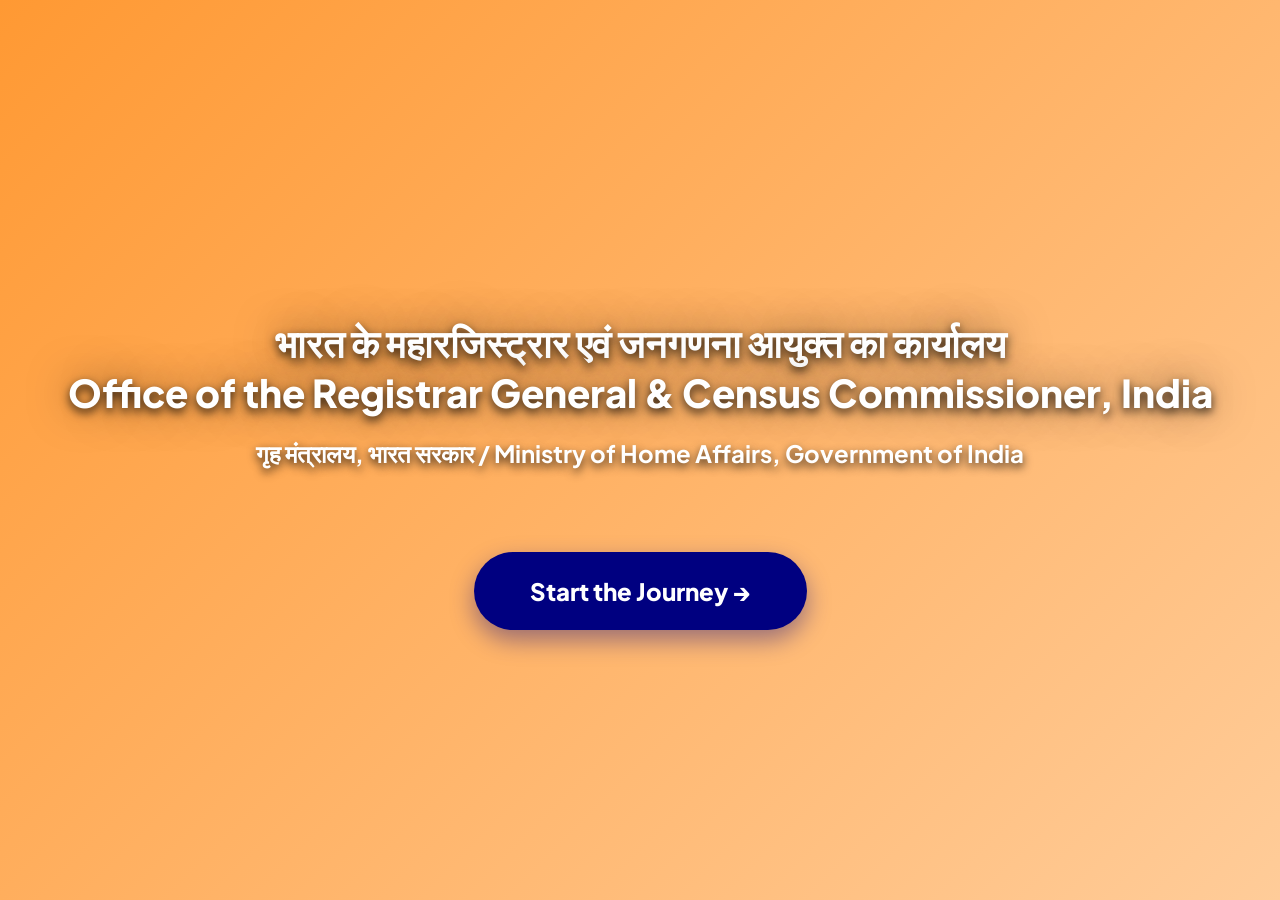
<file: index.html>
<!DOCTYPE html>
<html lang="en">
<head>
  <meta charset="UTF-8">
  <meta name="viewport" content="width=device-width, initial-scale=1.0">
  <meta name="description" content="Census 2027: Digital Enumeration - Office of the Registrar General & Census Commissioner, India">
  <title>Census 2027: Digital Enumeration | Welcome</title>
  <link rel="stylesheet" href="css/style.css">
</head>
<body class="welcome-page">

  <!-- Accessible Skip Link -->
  <a href="#main-content" class="sr-only">Skip to main content</a>

  <main id="main-content">
    <header class="welcome-header" role="banner">
      <h1 class="welcome-title">
        भारत के महारजिस्ट्रार एवं जनगणना आयुक्त का कार्यालय<br>
        Office of the Registrar General & Census Commissioner, India
      </h1>
      <p class="welcome-subtitle">
        गृह मंत्रालय, भारत सरकार / Ministry of Home Affairs, Government of India
      </p>
    </header>

    <div class="welcome-action">
      <a href="portal.html" class="btn-welcome" aria-label="Start the Journey to Census 2027 Portal">
        Start the Journey →
      </a>
    </div>
  </main>

</body>
</html>
</file>
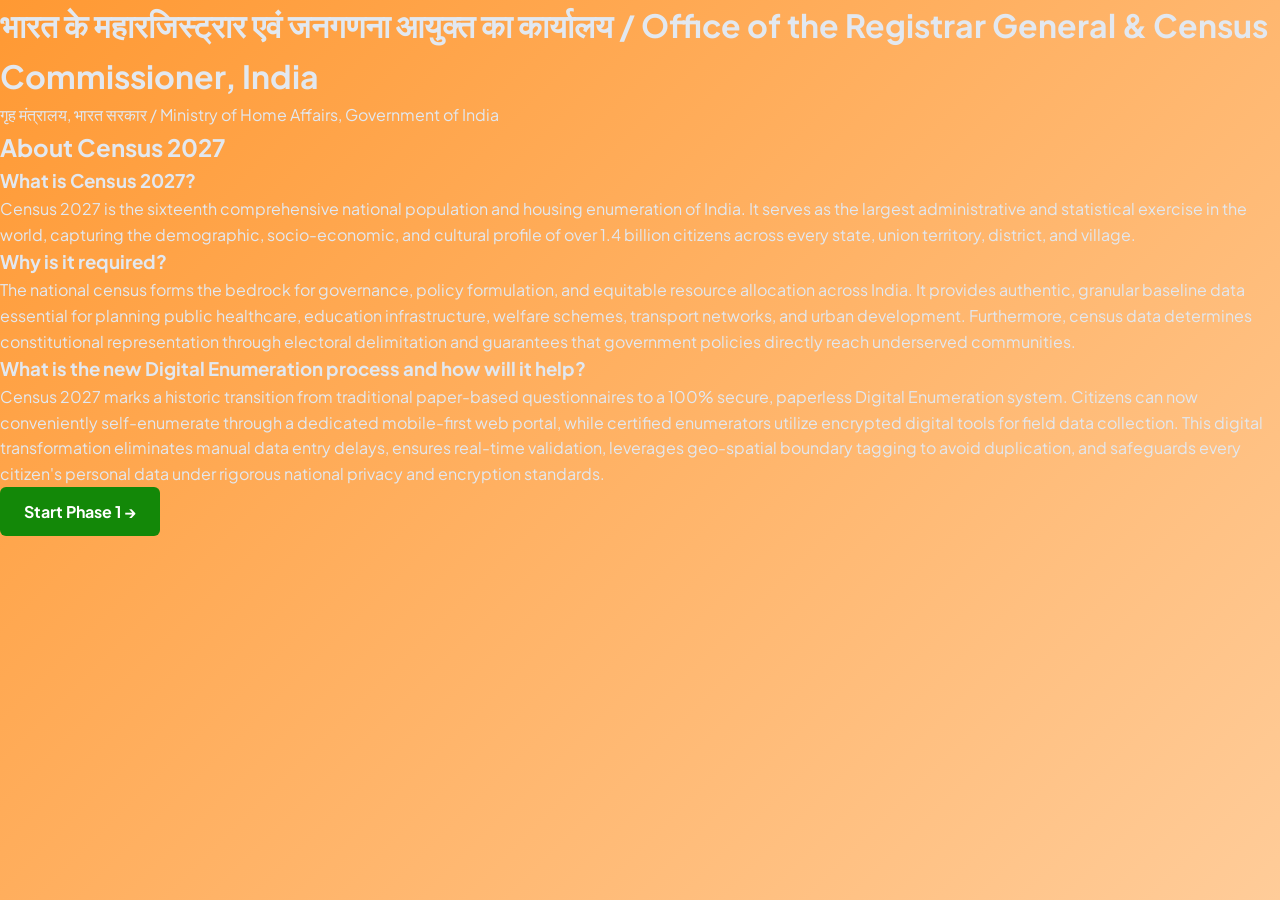
<file: info.html>
<!DOCTYPE html>
<html lang="en">
<head>
  <meta charset="UTF-8">
  <meta name="viewport" content="width=device-width, initial-scale=1.0">
  <meta name="description" content="Census 2027: Digital Enumeration Information - Purpose, necessity, and digital transformation.">
  <title>Census 2027: Information & Education</title>
  <link rel="stylesheet" href="css/style.css">
</head>
<body>

  <!-- Accessible Skip Link -->
  <a href="#main-content" class="sr-only">Skip to main content</a>

  <!-- Global Header: Pure Text, Transparent, Centered -->
  <header class="global-header" role="banner">
    <div class="global-header-text">
      <h1 class="global-header-line1">
        भारत के महारजिस्ट्रार एवं जनगणना आयुक्त का कार्यालय / Office of the Registrar General & Census Commissioner, India
      </h1>
      <p class="global-header-line2">
        गृह मंत्रालय, भारत सरकार / Ministry of Home Affairs, Government of India
      </p>
    </div>
  </header>

  <!-- Page 2 Main: Information & Education Container -->
  <main id="main-content" class="main-wrapper">
    <div class="info-container" role="region" aria-labelledby="info-page-heading">
      
      <div class="info-header">
        <h2 id="info-page-heading" class="info-main-title">About Census 2027</h2>
      </div>

      <!-- Section 1: What is Census 2027? -->
      <article class="info-section-block">
        <h3 class="info-section-title">What is Census 2027?</h3>
        <p class="info-paragraph">
          Census 2027 is the sixteenth comprehensive national population and housing enumeration of India. It serves as the largest administrative and statistical exercise in the world, capturing the demographic, socio-economic, and cultural profile of over 1.4 billion citizens across every state, union territory, district, and village.
        </p>
      </article>

      <!-- Section 2: Why is it required? -->
      <article class="info-section-block">
        <h3 class="info-section-title">Why is it required?</h3>
        <p class="info-paragraph">
          The national census forms the bedrock for governance, policy formulation, and equitable resource allocation across India. It provides authentic, granular baseline data essential for planning public healthcare, education infrastructure, welfare schemes, transport networks, and urban development. Furthermore, census data determines constitutional representation through electoral delimitation and guarantees that government policies directly reach underserved communities.
        </p>
      </article>

      <!-- Section 3: What is the new Digital Enumeration process and how will it help? -->
      <article class="info-section-block">
        <h3 class="info-section-title">What is the new Digital Enumeration process and how will it help?</h3>
        <p class="info-paragraph">
          Census 2027 marks a historic transition from traditional paper-based questionnaires to a 100% secure, paperless Digital Enumeration system. Citizens can now conveniently self-enumerate through a dedicated mobile-first web portal, while certified enumerators utilize encrypted digital tools for field data collection. This digital transformation eliminates manual data entry delays, ensures real-time validation, leverages geo-spatial boundary tagging to avoid duplication, and safeguards every citizen's personal data under rigorous national privacy and encryption standards.
        </p>
      </article>

      <!-- Single Action Button Linking to phase1.html -->
      <div class="info-action-row">
        <a href="phase1.html" class="btn-primary" aria-label="Proceed to Start Phase 1">
          Start Phase 1 →
        </a>
      </div>

    </div>
  </main>

</body>
</html>
</file>
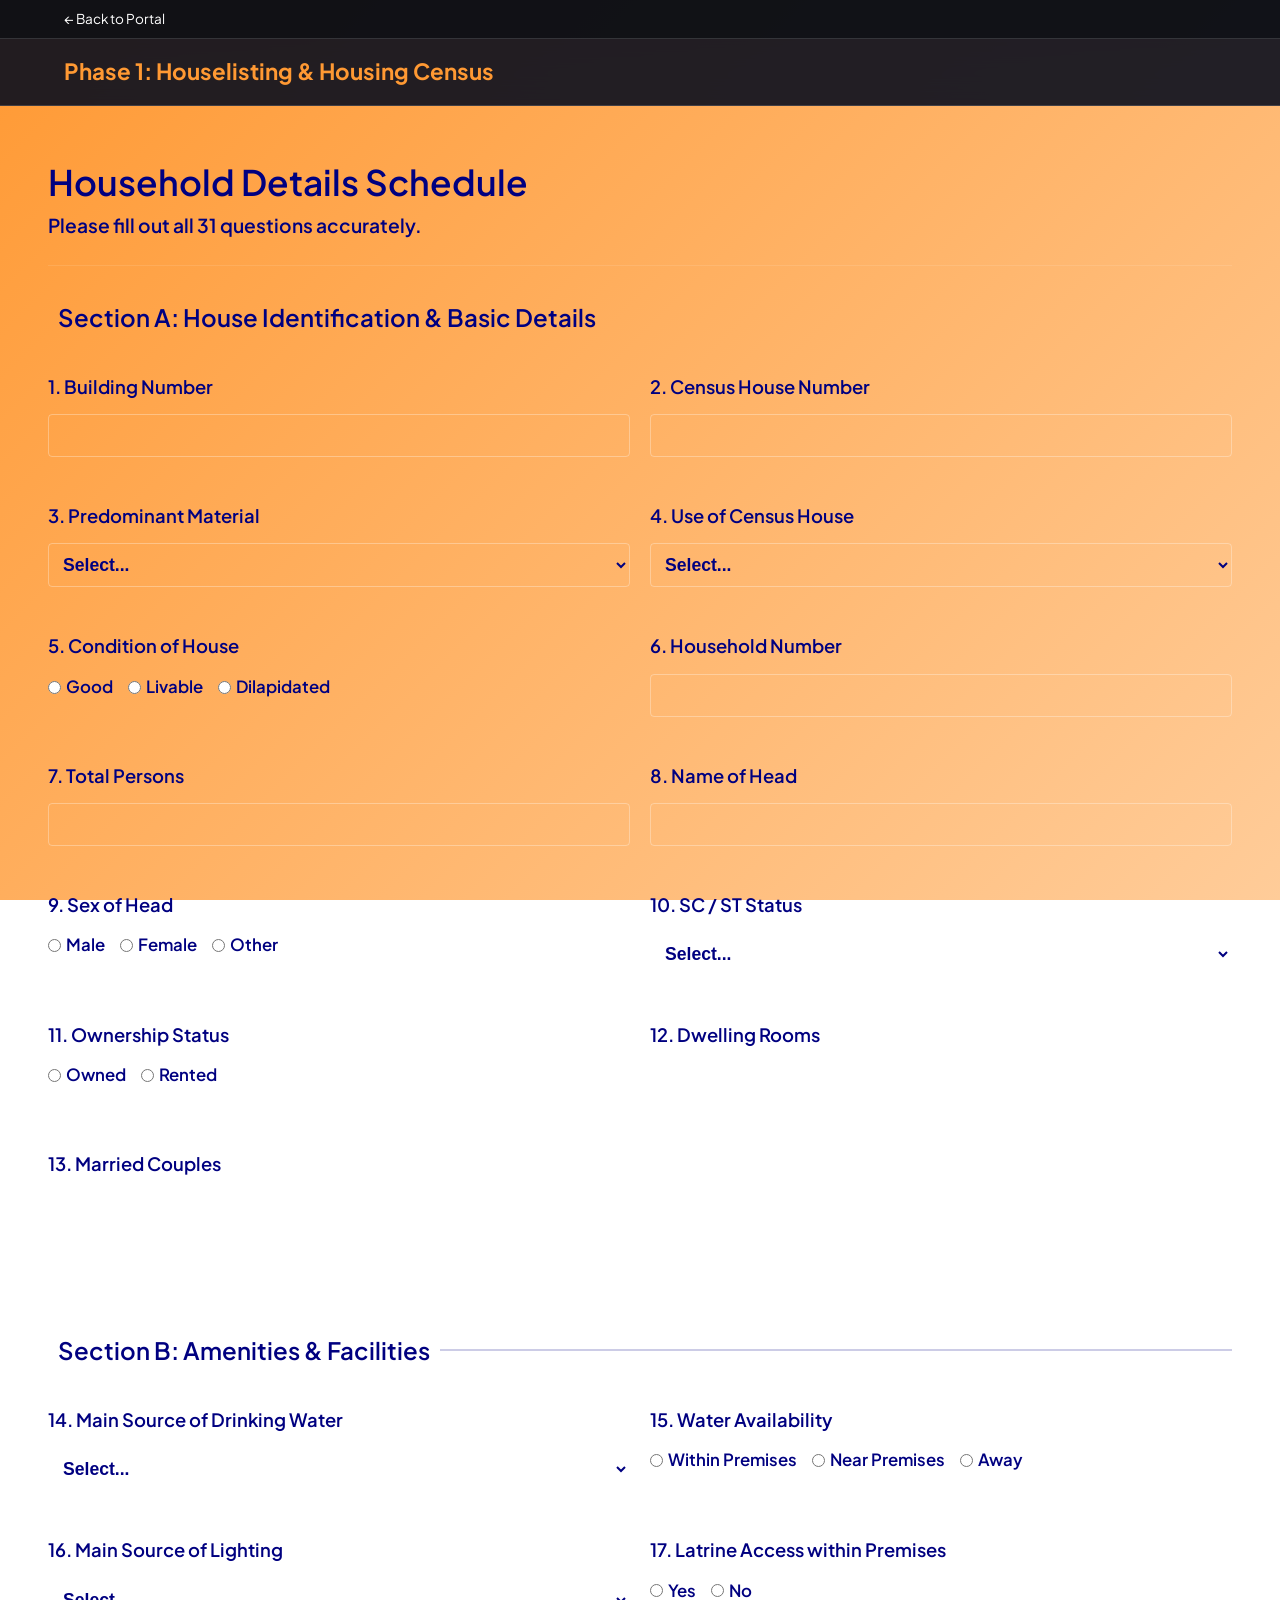
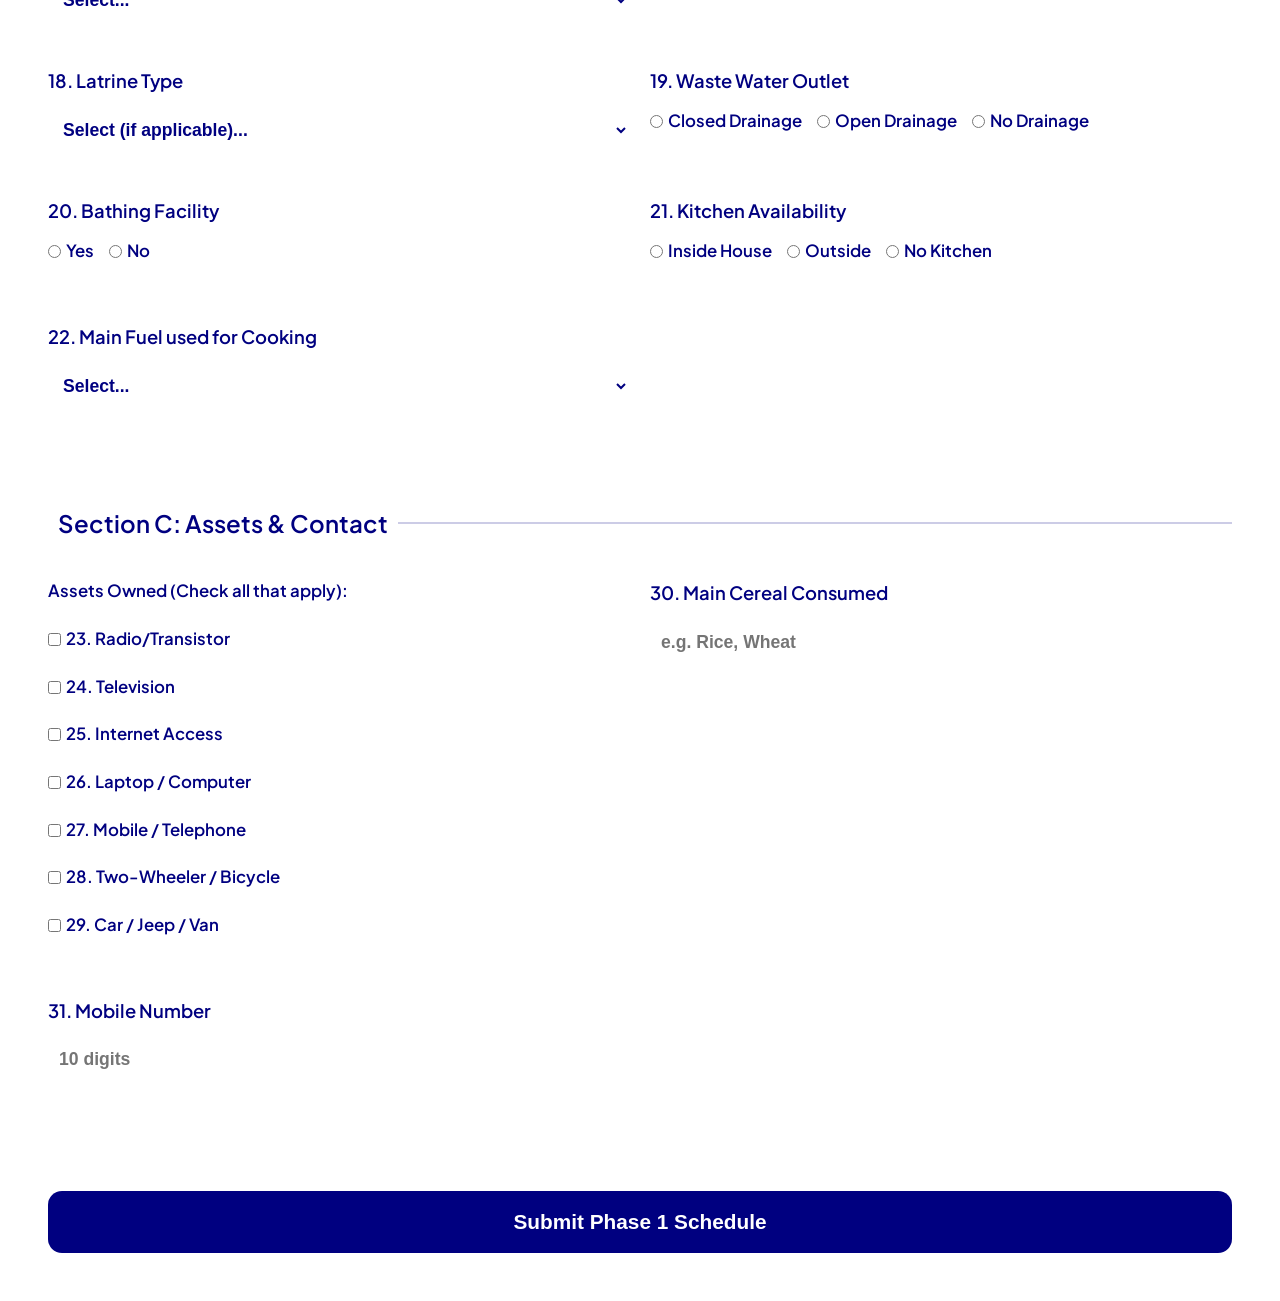
<file: phase1.html>
<!DOCTYPE html>
<html lang="en">
<head>
  <meta charset="UTF-8">
  <meta name="viewport" content="width=device-width, initial-scale=1.0">
  <title>Phase 1: Houselisting | Census 2027</title>
  <link rel="stylesheet" href="css/style.css">
</head>
<body class="portal-page">

  <div class="top-bar">
    <div class="top-bar-left">
      <a href="portal.html" class="top-link">← Back to Portal</a>
    </div>
  </div>

  <header class="main-header">
    <div class="header-logo-left">
      <div class="header-text">
        <h1>Phase 1: Houselisting & Housing Census</h1>
      </div>
    </div>
  </header>

  <main class="portal-main phase1-enhanced">
    <div class="form-wrapper" id="phase1-form-wrapper">
      <div class="form-header">
        <h2>Household Details Schedule</h2>
        <p>Please fill out all 31 questions accurately.</p>
      </div>

      <form id="phase1-form" class="census-form">
        <fieldset>
          <legend>Section A: House Identification & Basic Details</legend>
          <div class="form-grid">
            <div class="form-group"><label for="q1">1. Building Number</label><input type="text" id="q1" name="buildingNo" required></div>
            <div class="form-group"><label for="q2">2. Census House Number</label><input type="text" id="q2" name="houseNo" required></div>
            <div class="form-group"><label for="q3">3. Predominant Material</label><select id="q3" name="material" required><option value="">Select...</option><option value="mud">Mud / Thatch</option><option value="wood">Wood</option><option value="brick">Burnt Brick</option><option value="concrete">Concrete</option></select></div>
            <div class="form-group"><label for="q4">4. Use of Census House</label><select id="q4" name="houseUse" required><option value="">Select...</option><option value="residence">Residence</option><option value="shop">Shop / Office</option><option value="school">School / Institution</option><option value="vacant">Vacant</option></select></div>
            <div class="form-group"><label>5. Condition of House</label><div class="radio-group"><label><input type="radio" name="condition" value="good" required> Good</label><label><input type="radio" name="condition" value="livable"> Livable</label><label><input type="radio" name="condition" value="dilapidated"> Dilapidated</label></div></div>
            <div class="form-group"><label for="q6">6. Household Number</label><input type="text" id="q6" name="householdNo" required></div>
            <div class="form-group"><label for="q7">7. Total Persons</label><input type="number" id="q7" name="totalPersons" min="1" required></div>
            <div class="form-group"><label for="q8">8. Name of Head</label><input type="text" id="q8" name="headName" required></div>
            <div class="form-group"><label>9. Sex of Head</label><div class="radio-group"><label><input type="radio" name="headSex" value="Male" required> Male</label><label><input type="radio" name="headSex" value="Female"> Female</label><label><input type="radio" name="headSex" value="Other"> Other</label></div></div>
            <div class="form-group"><label for="q10">10. SC / ST Status</label><select id="q10" name="scst" required><option value="">Select...</option><option value="sc">SC</option><option value="st">ST</option><option value="none">Neither</option></select></div>
            <div class="form-group"><label>11. Ownership Status</label><div class="radio-group"><label><input type="radio" name="ownership" value="owned" required> Owned</label><label><input type="radio" name="ownership" value="rented"> Rented</label></div></div>
            <div class="form-group"><label for="q12">12. Dwelling Rooms</label><input type="number" id="q12" name="rooms" min="1" required></div>
            <div class="form-group"><label for="q13">13. Married Couples</label><input type="number" id="q13" name="couples" min="0" required></div>
          </div>
        </fieldset>

        <fieldset>
          <legend>Section B: Amenities & Facilities</legend>
          <div class="form-grid">
            <div class="form-group"><label for="q14">14. Main Source of Drinking Water</label><select id="q14" name="waterSource" required><option value="">Select...</option><option value="tap">Tap Water</option><option value="well">Well</option><option value="handpump">Handpump</option></select></div>
            <div class="form-group"><label>15. Water Availability</label><div class="radio-group"><label><input type="radio" name="waterAvail" value="premises" required> Within Premises</label><label><input type="radio" name="waterAvail" value="near"> Near Premises</label><label><input type="radio" name="waterAvail" value="away"> Away</label></div></div>
            <div class="form-group"><label for="q16">16. Main Source of Lighting</label><select id="q16" name="lighting" required><option value="">Select...</option><option value="electricity">Electricity</option><option value="kerosene">Kerosene</option><option value="solar">Solar</option><option value="other">Other</option></select></div>
            <div class="form-group"><label>17. Latrine Access within Premises</label><div class="radio-group"><label><input type="radio" name="latrineAccess" value="yes" required> Yes</label><label><input type="radio" name="latrineAccess" value="no"> No</label></div></div>
            <div class="form-group"><label for="q18">18. Latrine Type</label><select id="q18" name="latrineType"><option value="">Select (if applicable)...</option><option value="flush">Flush / Pour Flush</option><option value="pit">Pit Latrine</option><option value="other">Other</option></select></div>
            <div class="form-group"><label>19. Waste Water Outlet</label><div class="radio-group"><label><input type="radio" name="wasteWater" value="closed" required> Closed Drainage</label><label><input type="radio" name="wasteWater" value="open"> Open Drainage</label><label><input type="radio" name="wasteWater" value="none"> No Drainage</label></div></div>
            <div class="form-group"><label>20. Bathing Facility</label><div class="radio-group"><label><input type="radio" name="bathing" value="yes" required> Yes</label><label><input type="radio" name="bathing" value="no"> No</label></div></div>
            <div class="form-group"><label>21. Kitchen Availability</label><div class="radio-group"><label><input type="radio" name="kitchen" value="inside" required> Inside House</label><label><input type="radio" name="kitchen" value="outside"> Outside</label><label><input type="radio" name="kitchen" value="none"> No Kitchen</label></div></div>
            <div class="form-group"><label for="q22">22. Main Fuel used for Cooking</label><select id="q22" name="fuel" required><option value="">Select...</option><option value="lpg">LPG / PNG</option><option value="firewood">Firewood</option><option value="electricity">Electricity</option><option value="other">Other</option></select></div>
          </div>
        </fieldset>

        <fieldset>
          <legend>Section C: Assets & Contact</legend>
          <div class="form-grid">
            <div class="form-group checkbox-group">
              <label>Assets Owned (Check all that apply):</label>
              <label><input type="checkbox" name="assets" value="radio" id="q23"> 23. Radio/Transistor</label>
              <label><input type="checkbox" name="assets" value="tv" id="q24"> 24. Television</label>
              <label><input type="checkbox" name="assets" value="internet" id="q25"> 25. Internet Access</label>
              <label><input type="checkbox" name="assets" value="laptop" id="q26"> 26. Laptop / Computer</label>
              <label><input type="checkbox" name="assets" value="mobile" id="q27"> 27. Mobile / Telephone</label>
              <label><input type="checkbox" name="assets" value="bike" id="q28"> 28. Two-Wheeler / Bicycle</label>
              <label><input type="checkbox" name="assets" value="car" id="q29"> 29. Car / Jeep / Van</label>
            </div>
            <div class="form-group">
              <label for="q30">30. Main Cereal Consumed</label>
              <input type="text" id="q30" name="cereal" placeholder="e.g. Rice, Wheat" required>
            </div>
            <div class="form-group">
              <label for="q31">31. Mobile Number</label>
              <input type="tel" id="q31" name="mobile" pattern="[0-9]{10}" placeholder="10 digits" required>
            </div>
          </div>
        </fieldset>

        <button type="submit" class="btn-submit">Submit Phase 1 Schedule</button>
      </form>
    </div>

    <!-- Phase 1 Success Container -->
    <div class="success-container phase1-success" id="phase1-success-container" style="display: none; background: transparent; border: none; box-shadow: none;">
      <div class="success-icon">✅</div>
      <h2 style="color: #000080;">Phase 1 Submitted Successfully!</h2>
      <p style="color: #000080; font-size: 1.2rem; font-weight: 600;">Your 11-Digit Self-Enumeration ID is:</p>
      <div class="acknowledgement-code" id="phase1-new-id" style="background: transparent; color: #000080; border: 2px dashed #000080; padding: 10px 20px;"></div>
      <p style="color: #000080; font-size: 1.1rem; font-weight: 500;">Please keep this safe for Phase 2.</p>
      <button class="btn-primary" id="btn-return-portal" style="background: #000080; padding: 15px 30px; font-size: 1.2rem; margin-top: 20px;">Return to Portal</button>
    </div>
  </main>

  <script src="js/api.js"></script>
  <script src="js/app.js"></script>
</body>
</html>
</file>
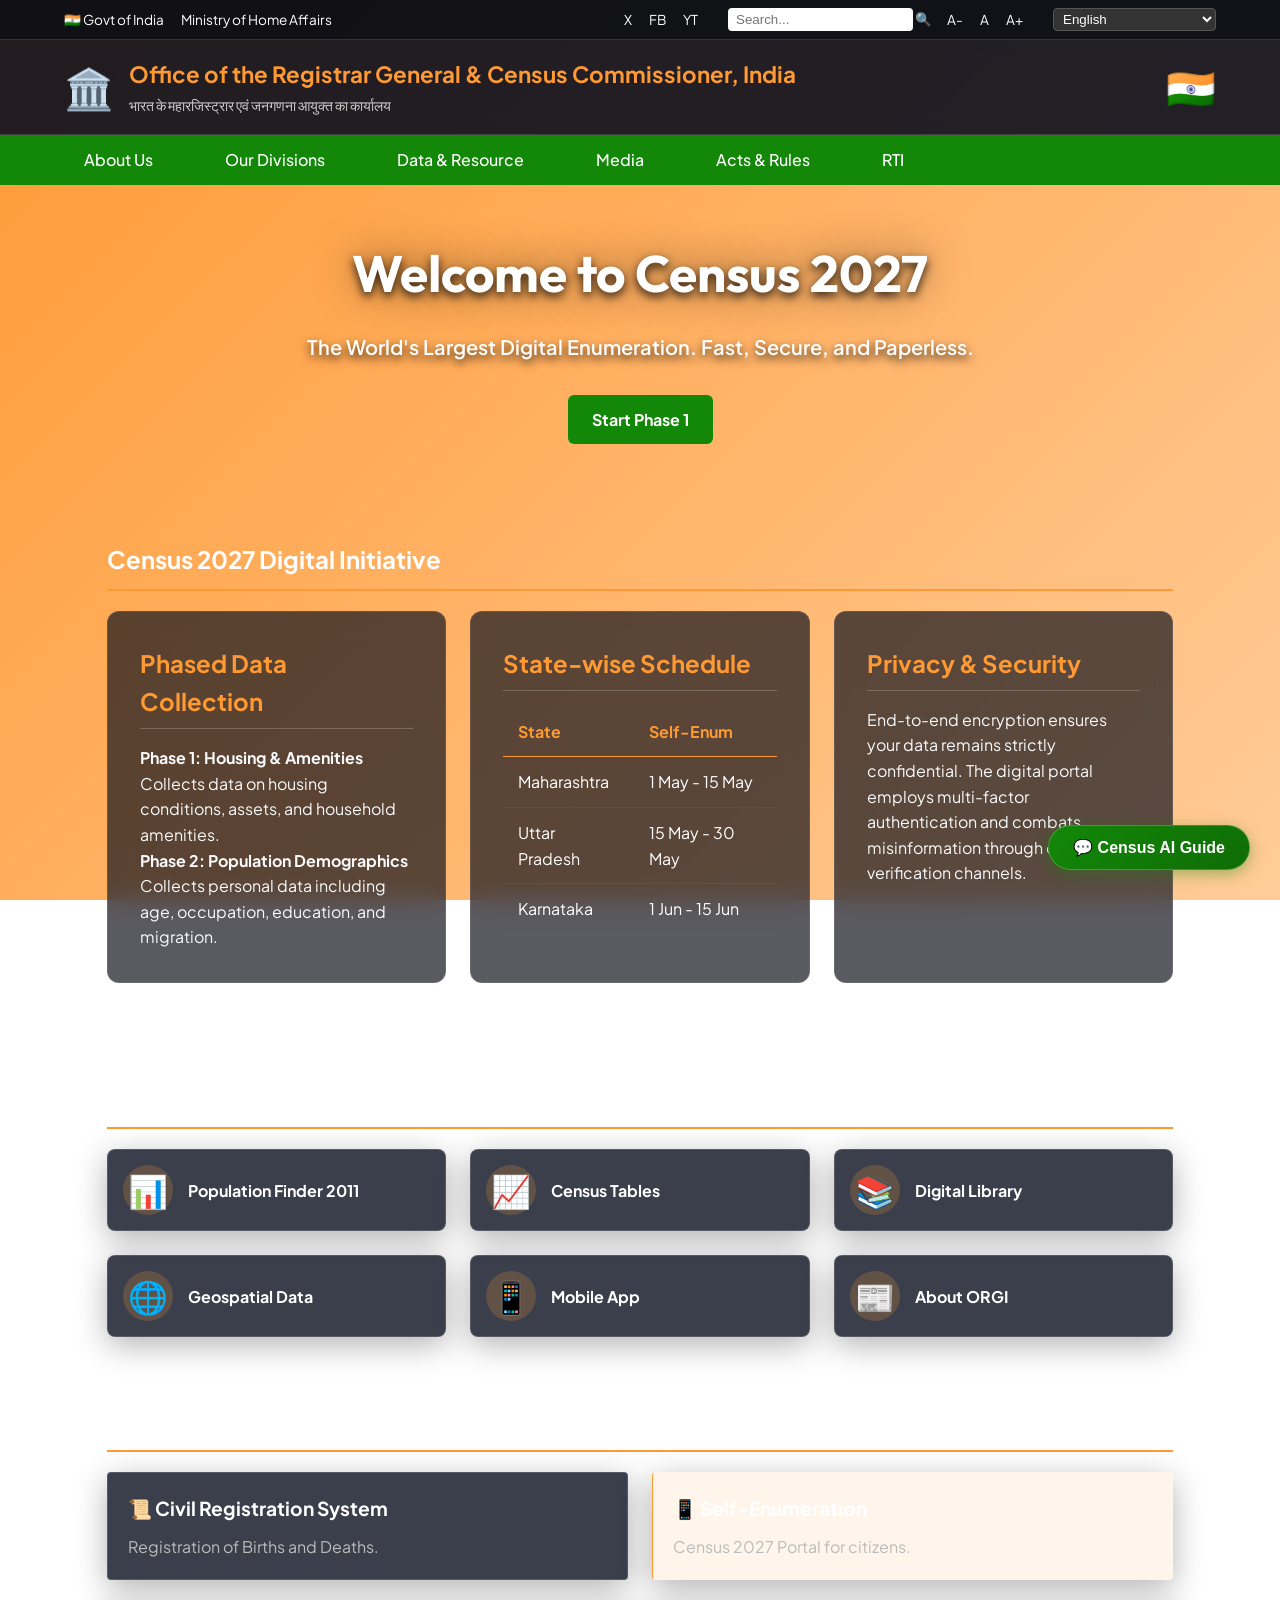
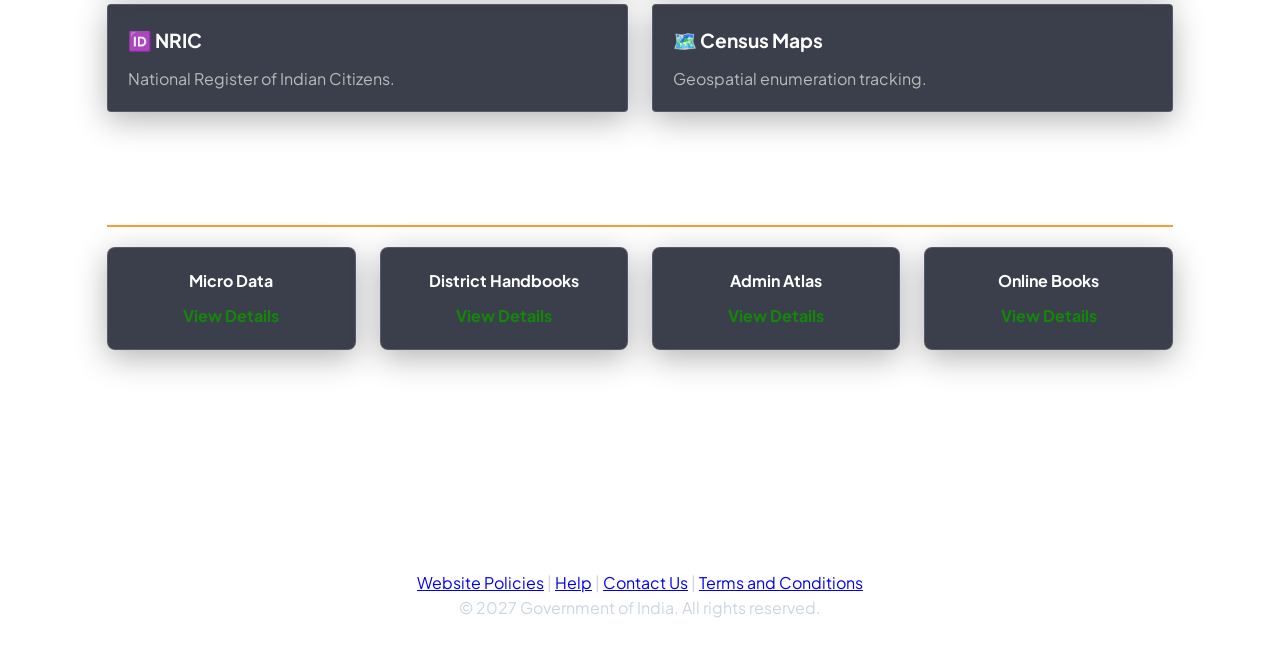
<file: phase2.html>
<!DOCTYPE html>
<html lang="en">
<head>
  <meta charset="UTF-8">
  <meta name="viewport" content="width=device-width, initial-scale=1.0">
  <title>Phase 2: Population Enumeration | Census 2027</title>
  <link rel="stylesheet" href="css/style.css">
</head>
<body class="portal-page">

  <div class="top-bar">
    <div class="top-bar-left">
      <a href="portal.html" class="top-link">← Back to Portal</a>
    </div>
  </div>

  <header class="main-header">
    <div class="header-logo-left">
      <div class="header-text">
        <h1>Phase 2: Population Enumeration</h1>
      </div>
    </div>
  </header>

  <main class="portal-main">
    <div class="form-wrapper">
      <div class="form-header">
        <h2 id="welcome-message">Welcome</h2>
        <p>Please provide demographic details for each individual. (Showing 28 questions)</p>
      </div>

      <form id="phase2-form" class="census-form">
        <fieldset>
          <legend>Section A: Personal & Demographic Details</legend>
          <div class="form-grid">
            <div class="form-group"><label for="p1">1. Name of the Person</label><input type="text" id="p1" name="name" required></div>
            <div class="form-group"><label for="p2">2. Relationship to Head</label><input type="text" id="p2" name="relationship" required></div>
            <div class="form-group"><label>3. Sex</label><div class="radio-group"><label><input type="radio" name="sex" value="Male" required> Male</label><label><input type="radio" name="sex" value="Female"> Female</label><label><input type="radio" name="sex" value="Other"> Other</label></div></div>
            <div class="form-group"><label for="p4">4. Date of Birth / Age</label><input type="text" id="p4" name="age" placeholder="e.g. 01/01/1990 or 35" required></div>
            <div class="form-group"><label for="p5">5. Marital Status</label><select id="p5" name="maritalStatus" required><option value="">Select...</option><option value="never">Never Married</option><option value="married">Currently Married</option><option value="widowed">Widowed</option><option value="divorced">Divorced/Separated</option></select></div>
            <div class="form-group"><label for="p6">6. Age at Marriage</label><input type="number" id="p6" name="ageAtMarriage" placeholder="If applicable"></div>
            <div class="form-group"><label for="p7">7. Religion</label><select id="p7" name="religion" required><option value="">Select...</option><option value="hindu">Hindu</option><option value="muslim">Muslim</option><option value="christian">Christian</option><option value="sikh">Sikh</option><option value="buddhist">Buddhist</option><option value="jain">Jain</option><option value="other">Other</option></select></div>
            <div class="form-group"><label for="p8">8. SC / ST / Caste</label><input type="text" id="p8" name="caste" required></div>
            <div class="form-group"><label for="p9">9. Disability Status</label><select id="p9" name="disability" required><option value="">Select...</option><option value="none">None</option><option value="visual">Visual</option><option value="hearing">Hearing</option><option value="mobility">Mobility</option><option value="mental">Mental</option><option value="other">Other</option></select></div>
            <div class="form-group"><label for="p10">10. Mother Tongue</label><input type="text" id="p10" name="motherTongue" required></div>
            <div class="form-group"><label for="p11">11. Other Languages Known</label><input type="text" id="p11" name="otherLang"></div>
          </div>
        </fieldset>

        <fieldset>
          <legend>Section B: Education & Economic Activity</legend>
          <div class="form-grid">
            <div class="form-group"><label>12. Literacy Status</label><div class="radio-group"><label><input type="radio" name="literacy" value="literate" required> Literate</label><label><input type="radio" name="literacy" value="illiterate"> Illiterate</label></div></div>
            <div class="form-group"><label for="p13">13. Status of Attendance in Education</label><select id="p13" name="eduAttendance" required><option value="">Select...</option><option value="attending">Currently Attending</option><option value="attended_past">Attended in Past</option><option value="never">Never Attended</option></select></div>
            <div class="form-group"><label for="p14">14. Highest Educational Level</label><input type="text" id="p14" name="highestEdu" required></div>
            <div class="form-group"><label>15. Worker Status</label><div class="radio-group"><label><input type="radio" name="workerStatus" value="main" required> Main Worker</label><label><input type="radio" name="workerStatus" value="marginal"> Marginal Worker</label><label><input type="radio" name="workerStatus" value="non"> Non-Worker</label></div></div>
            <div class="form-group"><label for="p16">16. Category of Economic Activity</label><input type="text" id="p16" name="econActivity"></div>
            <div class="form-group"><label for="p17">17. Occupation / Nature of Industry</label><input type="text" id="p17" name="occupation"></div>
            <div class="form-group"><label for="p18">18. Class of Worker</label><select id="p18" name="classOfWorker"><option value="">Select...</option><option value="employer">Employer</option><option value="employee">Employee</option><option value="single">Single Worker</option><option value="family">Family Worker</option></select></div>
            <div class="form-group"><label for="p19">19. Non-Economic Activity</label><input type="text" id="p19" name="nonEcon"></div>
            <div class="form-group"><label>20. Seeking / Available for Work</label><div class="radio-group"><label><input type="radio" name="seekingWork" value="yes" required> Yes</label><label><input type="radio" name="seekingWork" value="no"> No</label></div></div>
            <div class="form-group"><label for="p21">21. Travel to Place of Work</label><input type="text" id="p21" name="commute"></div>
          </div>
        </fieldset>

        <fieldset>
          <legend>Section C: Migration & Fertility</legend>
          <div class="form-grid">
            <div class="form-group"><label for="p22">22. Birth Place</label><input type="text" id="p22" name="birthPlace" required></div>
            <div class="form-group"><label for="p23">23. Place of Last Residence</label><input type="text" id="p23" name="lastResidence"></div>
            <div class="form-group"><label for="p24">24. Reason for Migration</label><select id="p24" name="migrationReason"><option value="">Select...</option><option value="work">Work/Employment</option><option value="business">Business</option><option value="education">Education</option><option value="marriage">Marriage</option><option value="family">Moved with Household</option><option value="other">Other</option></select></div>
            <div class="form-group"><label for="p25">25. Duration of Stay at Present Village/Town</label><input type="text" id="p25" name="migrationDuration"></div>
            <div class="form-group"><label for="p26">26. Children Surviving</label><input type="number" id="p26" name="childrenSurviving" min="0"></div>
            <div class="form-group"><label for="p27">27. Children Ever Born</label><input type="number" id="p27" name="childrenEverBorn" min="0"></div>
            <div class="form-group"><label for="p28">28. Children Born Alive in Last One Year</label><input type="number" id="p28" name="childrenLastYear" min="0"></div>
          </div>
        </fieldset>

        <button type="submit" class="btn-submit">Submit Phase 2 Demographics</button>
      </form>
    </div>
  </main>

  <!-- Final Success Modal -->
  <div id="success-modal" class="modal-overlay">
    <div class="modal-content">
      <div class="modal-icon">🎉</div>
      <h2>Phase 2 Submitted Successfully!</h2>
      <p>Please hand this Final SE-ID to your enumerator:</p>
      <div id="final-se-id" class="acknowledgement-code">CEN-FINAL-XXXX</div>
      <button type="button" class="btn-primary" id="btn-finish">Return Home & Clear Session</button>
    </div>
  </div>

  <script src="js/api.js"></script>
  <script src="js/app.js"></script>
</body>
</html>
</file>
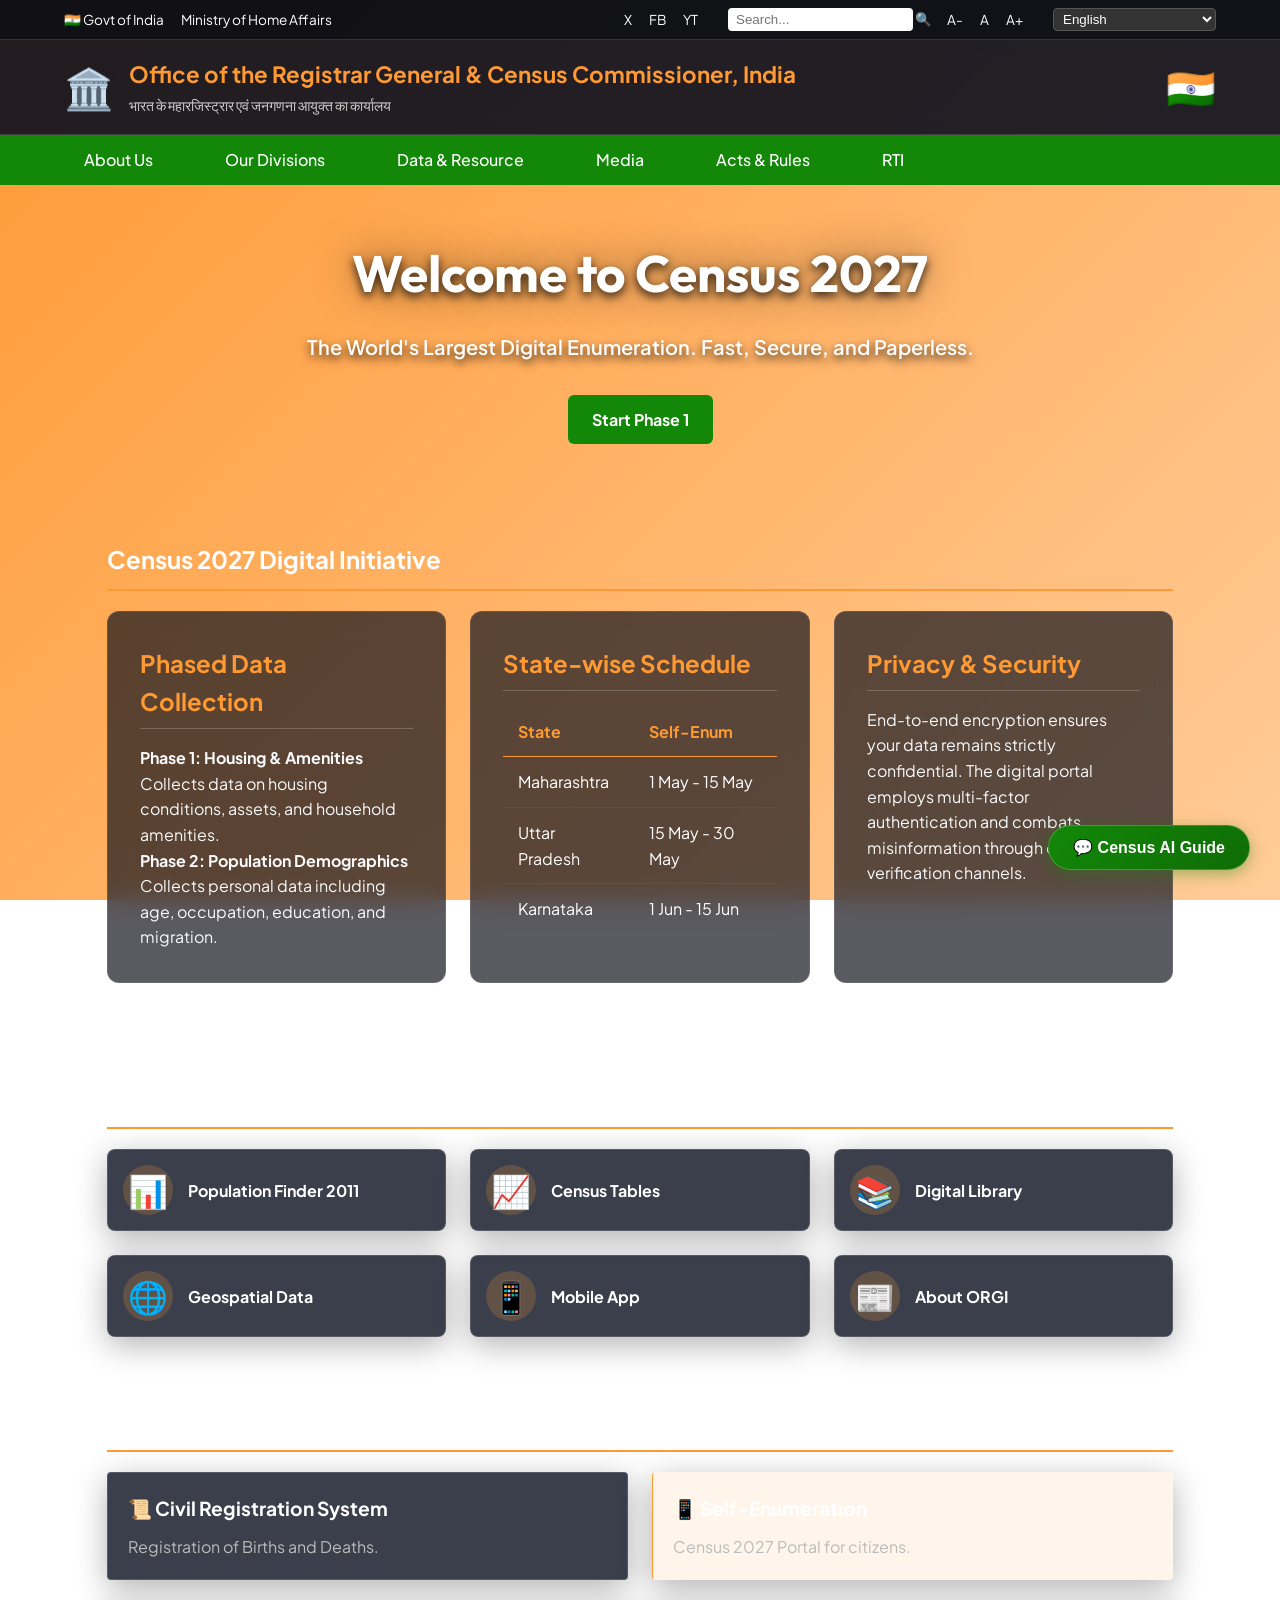
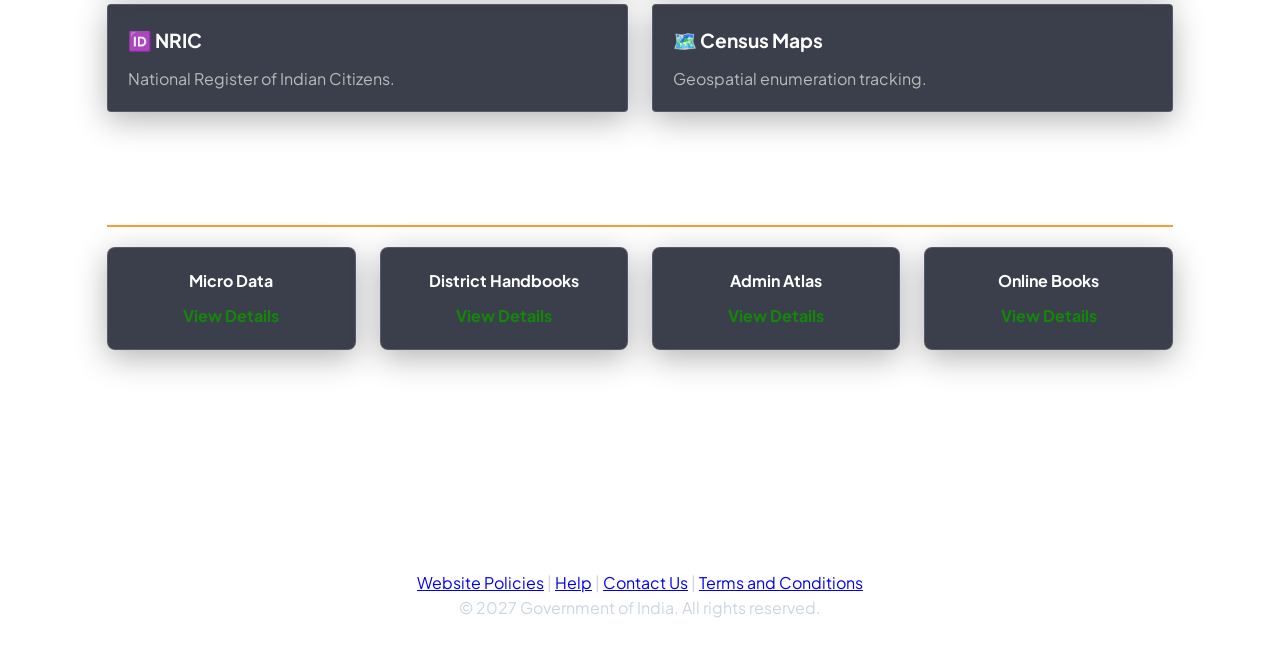
<file: portal.html>
<!DOCTYPE html>
<html lang="en">
<head>
  <meta charset="UTF-8">
  <meta name="viewport" content="width=device-width, initial-scale=1.0">
  <meta name="description" content="Census 2027: Digital Enumeration Portal">
  <title>Census 2027: Digital Enumeration | Portal</title>
  <link rel="stylesheet" href="css/style.css">
</head>
<body class="portal-page">

  <!-- Top Bar -->
  <div class="top-bar">
    <div class="top-bar-left">
      <a href="#" class="top-link">🇮🇳 Govt of India</a>
      <a href="#" class="top-link">Ministry of Home Affairs</a>
    </div>
    <div class="top-bar-right">
      <div class="social-icons">
        <a href="#">X</a> <a href="#">FB</a> <a href="#">YT</a>
      </div>
      <div class="search-bar">
        <input type="text" placeholder="Search...">
        <button type="button">🔍</button>
      </div>
      <div class="font-toggles">
        <a href="#">A-</a> <a href="#">A</a> <a href="#">A+</a>
      </div>
      <select class="lang-dropdown">
        <option>English</option>
        <option>हिंदी (Hindi)</option>
        <option>অসমীয়া (Assamese)</option>
        <option>বাংলা (Bengali)</option>
        <option>ગુજરાતી (Gujarati)</option>
        <option>ಕನ್ನಡ (Kannada)</option>
        <option>മലയാളം (Malayalam)</option>
        <option>मराठी (Marathi)</option>
        <option>ଓଡ଼ିଆ (Odia)</option>
        <option>ਪੰਜਾਬੀ (Punjabi)</option>
        <option>தமிழ் (Tamil)</option>
        <option>తెలుగు (Telugu)</option>
        <option>اردو (Urdu)</option>
      </select>
    </div>
  </div>

  <!-- Main Header -->
  <header class="main-header">
    <div class="header-logo-left">
      <div class="placeholder-emblem">🏛️</div>
      <div class="header-text">
        <h1>Office of the Registrar General & Census Commissioner, India</h1>
        <p>भारत के महारजिस्ट्रार एवं जनगणना आयुक्त का कार्यालय</p>
      </div>
    </div>
    <div class="header-logo-right">
      <div class="placeholder-emblem">🇮🇳</div>
    </div>
  </header>

  <!-- Navigation -->
  <nav class="main-nav">
    <ul class="nav-links">
      <li><a href="#" class="nav-item" data-target="about-us">About Us</a></li>
      <li><a href="#" class="nav-item" data-target="divisions">Our Divisions</a></li>
      <li><a href="#" class="nav-item" data-target="data-resource">Data & Resource</a></li>
      <li><a href="#" class="nav-item" data-target="media">Media</a></li>
      <li><a href="#" class="nav-item" data-target="acts-rules">Acts & Rules</a></li>
      <li><a href="#" class="nav-item" data-target="rti">RTI</a></li>
    </ul>
  </nav>

  <main id="main-content" class="portal-main">
    
    <!-- Hero Section -->
    <section class="hero-section">
      <h2 id="hero-title">Welcome to Census 2027</h2>
      <p>The World's Largest Digital Enumeration. Fast, Secure, and Paperless.</p>
      
      <div class="hero-buttons" id="hero-action-buttons">
        <!-- Buttons injected by app.js based on localStorage -->
        <a href="phase1.html" class="btn-primary" id="btn-phase1">Start Phase 1</a>
        <a href="#" class="btn-secondary" id="btn-phase2" style="display:none;">Start Phase 2</a>
      </div>
    </section>

    <!-- Challenge Criteria: Digital Enumeration Features -->
    <section class="portal-section">
      <h3 class="section-title">Census 2027 Digital Initiative</h3>
      <div class="grid-3-col">
        <div class="content-panel">
          <h4 class="panel-title">Phased Data Collection</h4>
          <p><strong>Phase 1: Housing & Amenities</strong><br>Collects data on housing conditions, assets, and household amenities.</p>
          <p><strong>Phase 2: Population Demographics</strong><br>Collects personal data including age, occupation, education, and migration.</p>
        </div>
        <div class="content-panel">
          <h4 class="panel-title">State-wise Schedule</h4>
          <table class="census-table" style="width:100%; text-align:left; color:#fff;">
            <tr><th style="border-bottom:1px solid #FF9933">State</th><th style="border-bottom:1px solid #FF9933">Self-Enum</th></tr>
            <tr><td>Maharashtra</td><td>1 May - 15 May</td></tr>
            <tr><td>Uttar Pradesh</td><td>15 May - 30 May</td></tr>
            <tr><td>Karnataka</td><td>1 Jun - 15 Jun</td></tr>
          </table>
        </div>
        <div class="content-panel">
          <h4 class="panel-title">Privacy & Security</h4>
          <p>End-to-end encryption ensures your data remains strictly confidential. The digital portal employs multi-factor authentication and combats misinformation through official verification channels.</p>
        </div>
      </div>
    </section>

    <!-- Section 1: Data & Resource (3-column) -->
    <section class="portal-section">
      <h3 class="section-title">Data & Resource</h3>
      <div class="grid-3-col">
        <div class="icon-card"><div class="circle-icon">📊</div><a href="#" data-target="pop-finder">Population Finder 2011</a></div>
        <div class="icon-card"><div class="circle-icon">📈</div><a href="#" data-target="tables">Census Tables</a></div>
        <div class="icon-card"><div class="circle-icon">📚</div><a href="#" data-target="library">Digital Library</a></div>
        <div class="icon-card"><div class="circle-icon">🌐</div><a href="#" data-target="geospatial">Geospatial Data</a></div>
        <div class="icon-card"><div class="circle-icon">📱</div><a href="#">Mobile App</a></div>
        <div class="icon-card"><div class="circle-icon">📰</div><a href="#" data-target="about">About ORGI</a></div>
      </div>
    </section>

    <!-- Section 2: System Grid (2-column) -->
    <section class="portal-section">
      <h3 class="section-title">Key Systems</h3>
      <div class="grid-2-col">
        <div class="system-box">
          <h4>📜 Civil Registration System</h4>
          <p>Registration of Births and Deaths.</p>
        </div>
        <div class="system-box highlight-box">
          <h4>📱 Self-Enumeration</h4>
          <p>Census 2027 Portal for citizens.</p>
        </div>
        <div class="system-box">
          <h4>🆔 NRIC</h4>
          <p>National Register of Indian Citizens.</p>
        </div>
        <div class="system-box">
          <h4>🗺️ Census Maps</h4>
          <p>Geospatial enumeration tracking.</p>
        </div>
      </div>
    </section>

    <!-- Section 3: Featured Products (4-column) -->
    <section class="portal-section">
      <h3 class="section-title">Featured Products</h3>
      <div class="grid-4-col">
        <div class="product-card">
          <h4>Micro Data</h4>
          <a href="#">View Details</a>
        </div>
        <div class="product-card">
          <h4>District Handbooks</h4>
          <a href="#">View Details</a>
        </div>
        <div class="product-card">
          <h4>Admin Atlas</h4>
          <a href="#">View Details</a>
        </div>
        <div class="product-card">
          <h4>Online Books</h4>
          <a href="#">View Details</a>
        </div>
      </div>
    </section>

  </main>

  <footer class="portal-footer">
    <div class="footer-logos">
      <div class="gov-logo-box">Data.gov.in</div>
      <div class="gov-logo-box">India.gov.in</div>
      <div class="gov-logo-box">MyGov</div>
      <div class="gov-logo-box">Digital India</div>
    </div>
    <div class="footer-links">
      <a href="#">Website Policies</a> |
      <a href="#">Help</a> |
      <a href="#">Contact Us</a> |
      <a href="#">Terms and Conditions</a>
    </div>
    <p>&copy; 2027 Government of India. All rights reserved.</p>
  </footer>

<!-- DATA MODALS -->
<div class="data-modal-overlay" id="modal-pop-finder">
  <div class="data-modal">
    <div class="data-modal-header">
      <h2>Population Finder</h2>
      <button class="close-data-modal">×</button>
    </div>
    <div class="filter-bar">
      <select>
        <option>All India</option>
        <option>Maharashtra</option>
        <option>Uttar Pradesh</option>
      </select>
    </div>
    <div class="stats-grid">
      <div class="stat-box">
        <h3>Households</h3>
        <div class="number">24,95,01,663</div>
      </div>
      <div class="stat-box">
        <h3>Population</h3>
        <div class="number">1,21,08,54,977</div>
      </div>
      <div class="stat-box">
        <h3>Males</h3>
        <div class="number">62,32,70,258</div>
      </div>
      <div class="stat-box">
        <h3>Females</h3>
        <div class="number">58,75,84,719</div>
      </div>
    </div>
    
    <!-- Data Visualization Criteria -->
    <div style="margin-top: 30px; text-align: left; padding: 20px; background: rgba(0,0,0,0.3); border-radius: 8px; border: 1px solid rgba(255,255,255,0.1);">
      <h3 style="color: white; margin-bottom: 15px; font-size: 1.2rem;">Demographic Visualization (Population Split)</h3>
      <div style="display: flex; flex-direction: column; gap: 15px;">
        <div>
          <div style="display: flex; justify-content: space-between; color: white; margin-bottom: 8px; font-weight: bold;">
            <span>Males (51.5%)</span>
            <span>62.3 Crore</span>
          </div>
          <div style="width: 100%; background: rgba(255,255,255,0.1); height: 28px; border-radius: 14px; overflow: hidden; box-shadow: inset 0 2px 4px rgba(0,0,0,0.5);">
            <div style="width: 51.5%; background: linear-gradient(90deg, #FF9933, #e68019); height: 100%; transition: width 1s ease-in-out;"></div>
          </div>
        </div>
        <div>
          <div style="display: flex; justify-content: space-between; color: white; margin-bottom: 8px; font-weight: bold;">
            <span>Females (48.5%)</span>
            <span>58.7 Crore</span>
          </div>
          <div style="width: 100%; background: rgba(255,255,255,0.1); height: 28px; border-radius: 14px; overflow: hidden; box-shadow: inset 0 2px 4px rgba(0,0,0,0.5);">
            <div style="width: 48.5%; background: linear-gradient(90deg, #138808, #0d6105); height: 100%; transition: width 1s ease-in-out;"></div>
          </div>
        </div>
      </div>
    </div>

  </div>
</div>

<div class="data-modal-overlay" id="modal-tables">
  <div class="data-modal">
    <div class="data-modal-header">
      <h2>Census Tables</h2>
      <button class="close-data-modal">×</button>
    </div>
    <div class="filter-bar">
      <select><option>2011</option><option>2001</option></select>
      <select><option>Age</option><option>Education</option></select>
    </div>
    <table class="census-table">
      <tr><th>Table Name</th><th>Action</th></tr>
      <tr><td>C-14 Age by Single Year</td><td><a href="#" class="dl-btn">Download XLS</a></td></tr>
      <tr><td>C-08 Educational Level by Age</td><td><a href="#" class="dl-btn">Download XLS</a></td></tr>
    </table>
  </div>
</div>

<div class="data-modal-overlay" id="modal-library">
  <div class="data-modal">
    <div class="data-modal-header">
      <h2>Digital Library</h2>
      <button class="close-data-modal">×</button>
    </div>
    <div class="stats-grid">
      <div class="stat-box"><h3>Timeseries</h3><div class="number">1</div></div>
      <div class="stat-box"><h3>Tables</h3><div class="number">31,245</div></div>
      <div class="stat-box"><h3>Documents</h3><div class="number">8,832</div></div>
    </div>
  </div>
</div>

<div class="data-modal-overlay" id="modal-about">
  <div class="data-modal">
    <div class="data-modal-header">
      <h2>About ORGI</h2>
      <button class="close-data-modal">×</button>
    </div>
    <p style="color: white; line-height: 1.6;">The Office of the Registrar General and Census Commissioner, India (ORGI) was established in 1961 under the Ministry of Home Affairs. It conducts the decennial census of India.</p>
  </div>
</div>

<!-- NEW NAV MODALS -->
<div class="data-modal-overlay" id="modal-about-us">
  <div class="data-modal">
    <div class="data-modal-header">
      <h2>About Us</h2>
      <button class="close-data-modal">×</button>
    </div>
    <p style="color: white; line-height: 1.6; text-align: left;">
      The Indian Census is the most credible source of information on Demography, Economic Activity, Literacy and Education, Housing & Household Amenities, Urbanisation, Fertility and Mortality, Scheduled Castes and Scheduled Tribes, Language, Religion, Migration, Disability and many other socio-cultural and demographic data since 1872. Census 2027 will be the 16th Indian Census.
    </p>
  </div>
</div>

<div class="data-modal-overlay" id="modal-divisions">
  <div class="data-modal">
    <div class="data-modal-header">
      <h2>Our Divisions</h2>
      <button class="close-data-modal">×</button>
    </div>
    <ul style="color: white; text-align: left; margin-left: 20px; line-height: 1.8;">
      <li>Census Division</li>
      <li>Demography Division</li>
      <li>Social Studies Division</li>
      <li>Map Division</li>
      <li>Data Processing Division</li>
      <li>Language Division</li>
    </ul>
  </div>
</div>

<div class="data-modal-overlay" id="modal-data-resource">
  <div class="data-modal">
    <div class="data-modal-header">
      <h2>Data & Resource Directory</h2>
      <button class="close-data-modal">×</button>
    </div>
    <p style="color: white; line-height: 1.6;">Access comprehensive datasets, microdata, census tables, and raw tabulations directly from the internal registry. All data requests are securely processed.</p>
  </div>
</div>

<div class="data-modal-overlay" id="modal-media">
  <div class="data-modal">
    <div class="data-modal-header">
      <h2>Media & Press</h2>
      <button class="close-data-modal">×</button>
    </div>
    <p style="color: white; line-height: 1.6;">Latest Press Releases regarding Census 2027 operations, training manuals for enumerators, and official media kits are available here.</p>
  </div>
</div>

<div class="data-modal-overlay" id="modal-acts-rules">
  <div class="data-modal">
    <div class="data-modal-header">
      <h2>Acts & Rules</h2>
      <button class="close-data-modal">×</button>
    </div>
    <ul style="color: white; text-align: left; margin-left: 20px; line-height: 1.8;">
      <li>The Census Act, 1948</li>
      <li>The Census Rules, 1990</li>
      <li>The Citizenship Act, 1955</li>
      <li>Registration of Births & Deaths Act, 1969</li>
    </ul>
  </div>
</div>

<div class="data-modal-overlay" id="modal-rti">
  <div class="data-modal">
    <div class="data-modal-header">
      <h2>Right To Information (RTI)</h2>
      <button class="close-data-modal">×</button>
    </div>
    <p style="color: white; line-height: 1.6;">Information is provided under the RTI Act 2005. Contact the Central Public Information Officer (CPIO) at ORGI Headquarters for queries related to Census data acquisition and processes.</p>
  </div>
</div>

<div class="data-modal-overlay" id="modal-geospatial">
  <div class="data-modal" style="width: 80%; max-width: 900px;">
    <div class="data-modal-header">
      <h2>Geospatial Data Repository</h2>
      <button class="close-data-modal">×</button>
    </div>
    <p style="color: white; line-height: 1.6; text-align: left; margin-bottom: 20px;">
      Welcome to the Census GIS module powered by <strong>Google Maps</strong>. This section provides interactive boundary shapefiles, district mapping, and administrative atlases for researchers and policymakers.
    </p>
    <!-- Google Services Usage Criteria -->
    <div style="width: 100%; height: 450px; border-radius: 12px; overflow: hidden; box-shadow: 0 4px 15px rgba(0,0,0,0.3); border: 1px solid rgba(255,255,255,0.2);">
      <iframe 
        src="https://www.google.com/maps/embed?pb=!1m18!1m12!1m3!1d14352136.637508003!2d68.18833984375001!3d28.535516099999998!2m3!1f0!2f0!3f0!3m2!1i1024!2i768!4f13.1!3m3!1m2!1s0x30635ff06b92b791%3A0xd78c4fa1854213a6!2sIndia!5e0!3m2!1sen!2sus!4v1714588507886!5m2!1sen!2sus" 
        width="100%" 
        height="100%" 
        style="border:0;" 
        allowfullscreen="" 
        loading="lazy" 
        referrerpolicy="no-referrer-when-downgrade">
      </iframe>
    </div>
  </div>
</div>

<!-- FLOATING AI CHATBOT -->
<button class="chatbot-fab" id="chatbot-fab">💬 Census AI Guide</button>
<div class="chat-window" id="chat-window">
  <div class="chat-header">
    <h3>AI Assistant</h3>
    <button class="close-chat" id="close-chat">×</button>
  </div>
  <div class="chat-chips">
    <span class="chip">What is SE ID?</span>
    <span class="chip">What documents are needed?</span>
  </div>
  <div class="chat-messages" id="chat-messages">
    <div class="chat-msg bot">Hello! How can I assist you with Census 2027 today?</div>
  </div>
  <div class="chat-input">
    <input type="text" id="chat-input-text" placeholder="Type a message...">
    <button id="chat-send-btn">Send</button>
  </div>
</div>

  <script src="js/api.js"></script>
  <script src="js/app.js"></script>
</body>
</html>
</file>
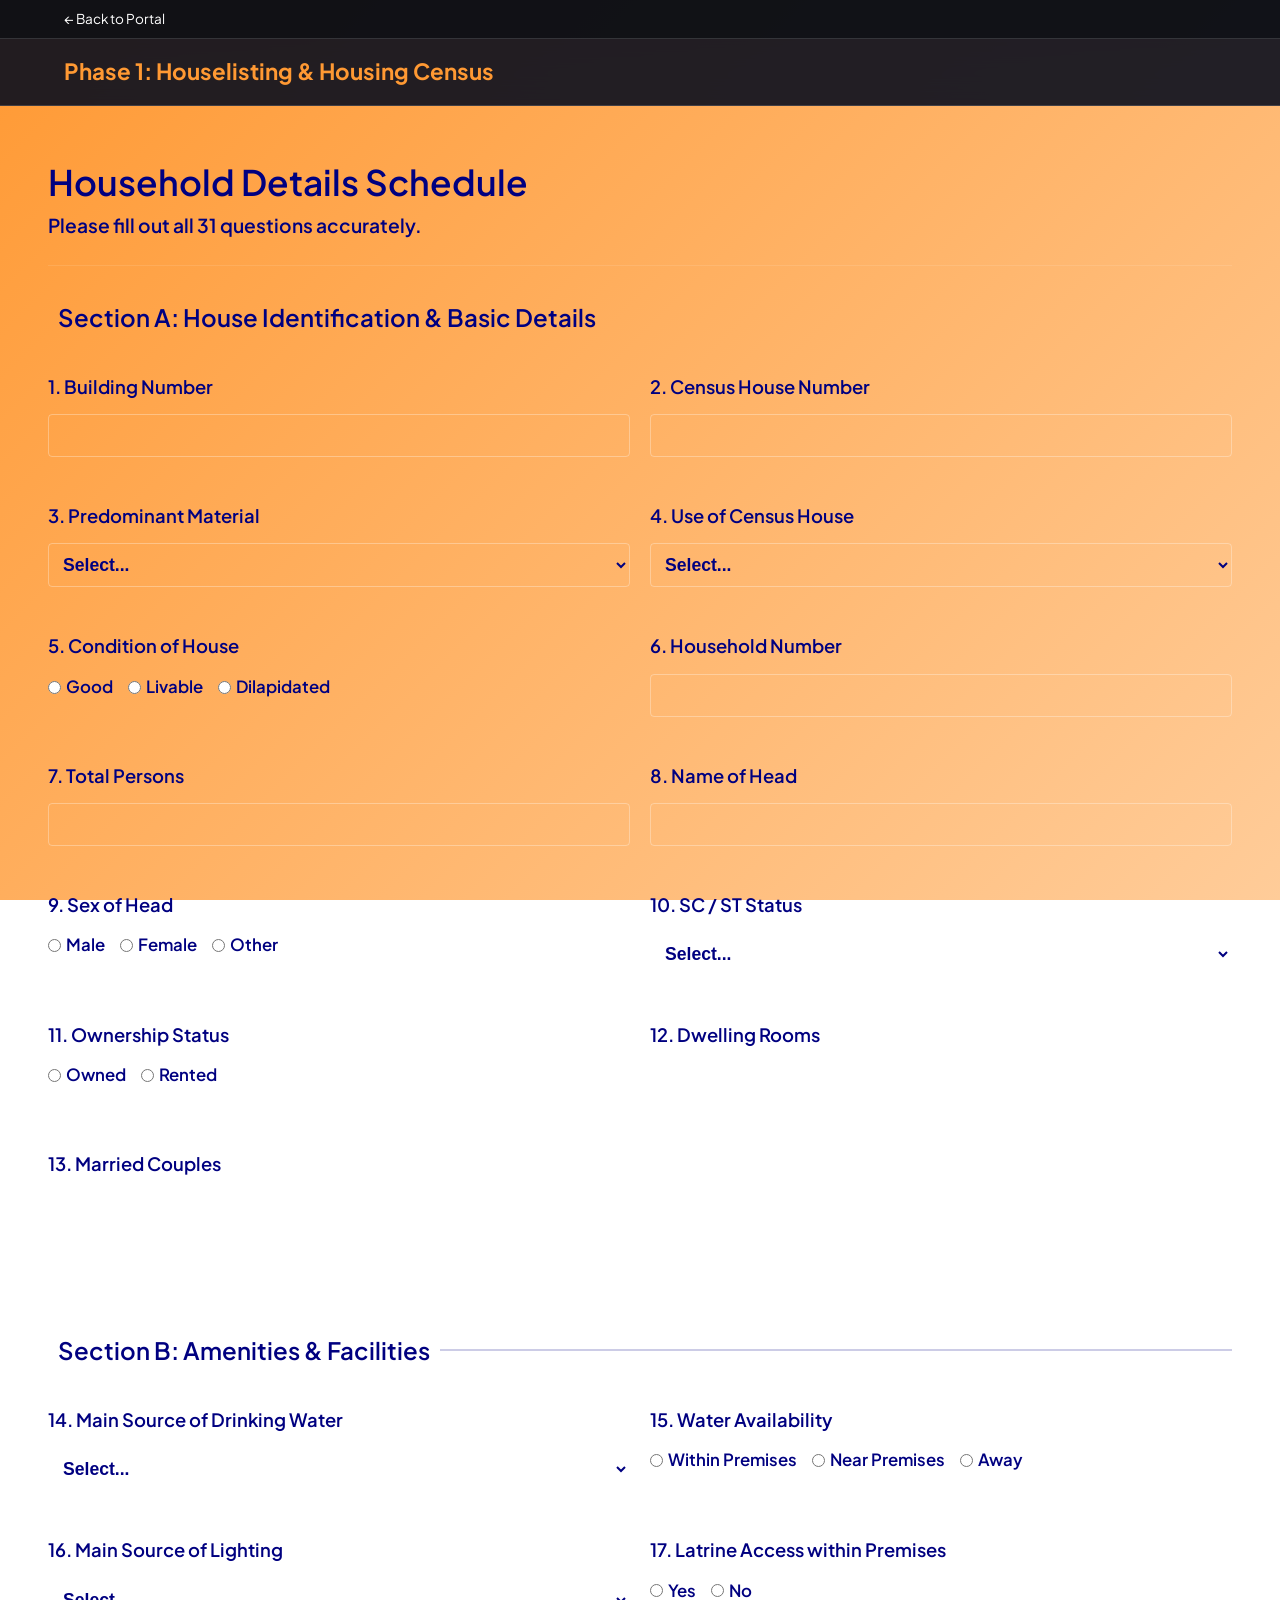
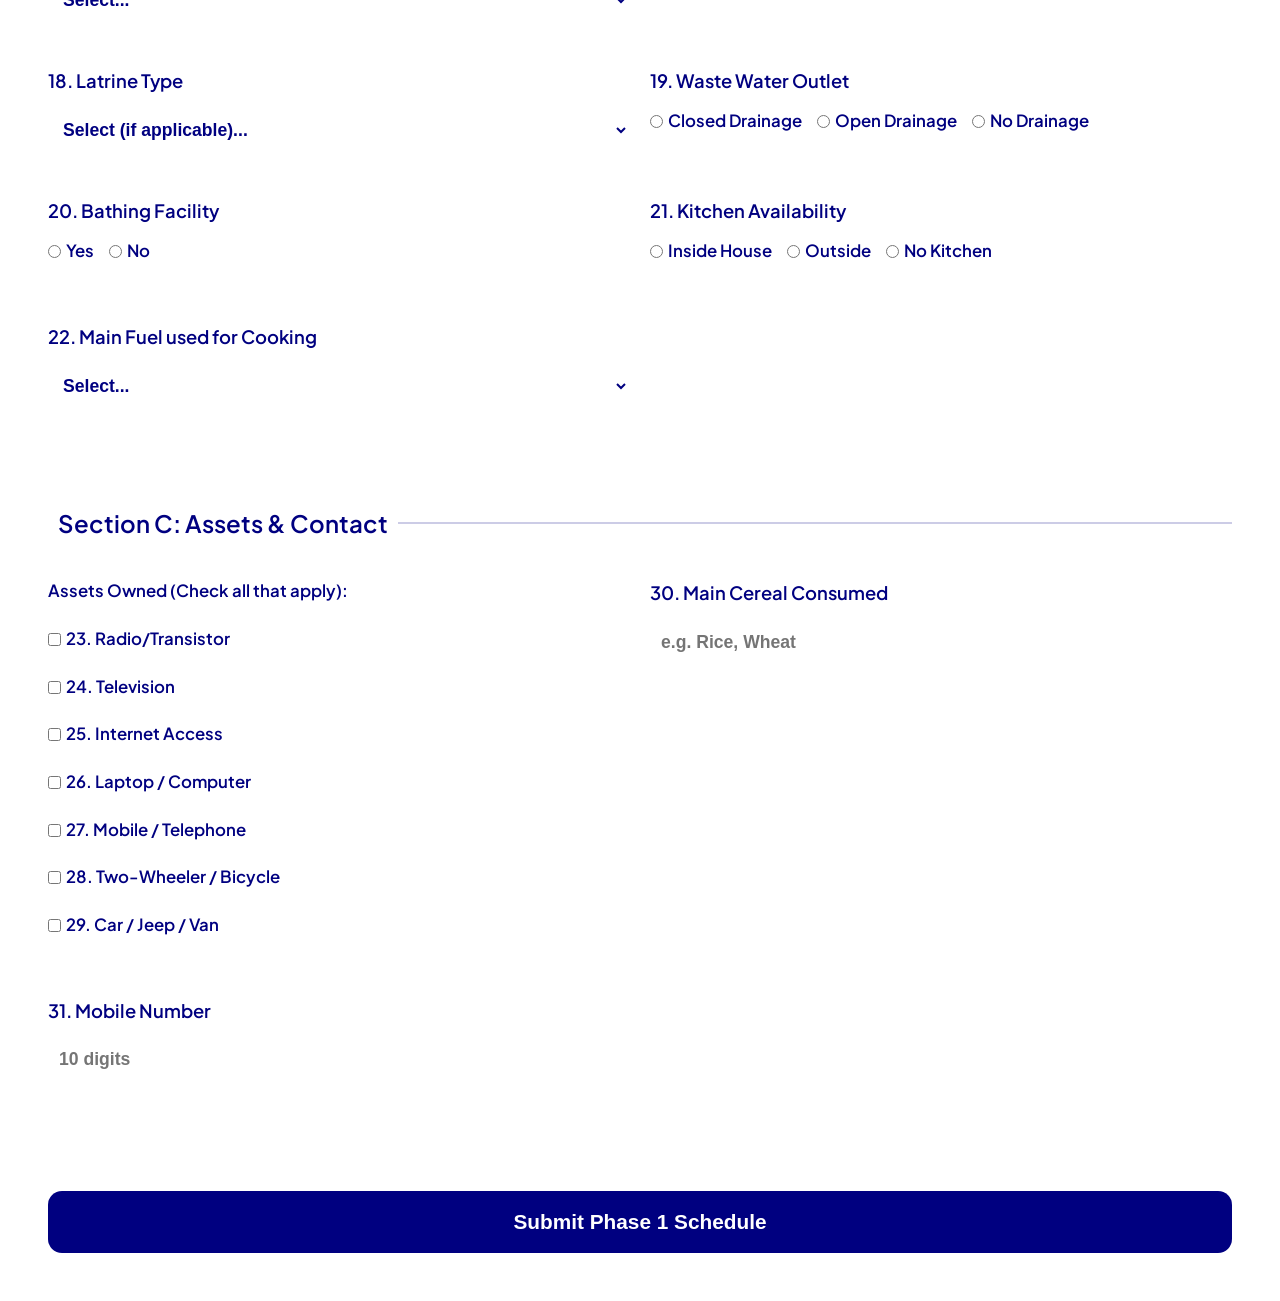
<file: antigravity ide/phase1.html>
<!DOCTYPE html>
<html lang="en">
<head>
  <meta charset="UTF-8">
  <meta name="viewport" content="width=device-width, initial-scale=1.0">
  <title>Phase 1: Houselisting | Census 2027</title>
  <link rel="stylesheet" href="css/style.css">
</head>
<body class="portal-page">

  <div class="top-bar">
    <div class="top-bar-left">
      <a href="portal.html" class="top-link">← Back to Portal</a>
    </div>
  </div>

  <header class="main-header">
    <div class="header-logo-left">
      <div class="header-text">
        <h1>Phase 1: Houselisting & Housing Census</h1>
      </div>
    </div>
  </header>

  <main class="portal-main phase1-enhanced">
    <div class="form-wrapper" id="phase1-form-wrapper">
      <div class="form-header">
        <h2>Household Details Schedule</h2>
        <p>Please fill out all 31 questions accurately.</p>
      </div>

      <form id="phase1-form" class="census-form">
        <fieldset>
          <legend>Section A: House Identification & Basic Details</legend>
          <div class="form-grid">
            <div class="form-group"><label for="q1">1. Building Number</label><input type="text" id="q1" name="buildingNo" required></div>
            <div class="form-group"><label for="q2">2. Census House Number</label><input type="text" id="q2" name="houseNo" required></div>
            <div class="form-group"><label for="q3">3. Predominant Material</label><select id="q3" name="material" required><option value="">Select...</option><option value="mud">Mud / Thatch</option><option value="wood">Wood</option><option value="brick">Burnt Brick</option><option value="concrete">Concrete</option></select></div>
            <div class="form-group"><label for="q4">4. Use of Census House</label><select id="q4" name="houseUse" required><option value="">Select...</option><option value="residence">Residence</option><option value="shop">Shop / Office</option><option value="school">School / Institution</option><option value="vacant">Vacant</option></select></div>
            <div class="form-group"><label>5. Condition of House</label><div class="radio-group"><label><input type="radio" name="condition" value="good" required> Good</label><label><input type="radio" name="condition" value="livable"> Livable</label><label><input type="radio" name="condition" value="dilapidated"> Dilapidated</label></div></div>
            <div class="form-group"><label for="q6">6. Household Number</label><input type="text" id="q6" name="householdNo" required></div>
            <div class="form-group"><label for="q7">7. Total Persons</label><input type="number" id="q7" name="totalPersons" min="1" required></div>
            <div class="form-group"><label for="q8">8. Name of Head</label><input type="text" id="q8" name="headName" required></div>
            <div class="form-group"><label>9. Sex of Head</label><div class="radio-group"><label><input type="radio" name="headSex" value="Male" required> Male</label><label><input type="radio" name="headSex" value="Female"> Female</label><label><input type="radio" name="headSex" value="Other"> Other</label></div></div>
            <div class="form-group"><label for="q10">10. SC / ST Status</label><select id="q10" name="scst" required><option value="">Select...</option><option value="sc">SC</option><option value="st">ST</option><option value="none">Neither</option></select></div>
            <div class="form-group"><label>11. Ownership Status</label><div class="radio-group"><label><input type="radio" name="ownership" value="owned" required> Owned</label><label><input type="radio" name="ownership" value="rented"> Rented</label></div></div>
            <div class="form-group"><label for="q12">12. Dwelling Rooms</label><input type="number" id="q12" name="rooms" min="1" required></div>
            <div class="form-group"><label for="q13">13. Married Couples</label><input type="number" id="q13" name="couples" min="0" required></div>
          </div>
        </fieldset>

        <fieldset>
          <legend>Section B: Amenities & Facilities</legend>
          <div class="form-grid">
            <div class="form-group"><label for="q14">14. Main Source of Drinking Water</label><select id="q14" name="waterSource" required><option value="">Select...</option><option value="tap">Tap Water</option><option value="well">Well</option><option value="handpump">Handpump</option></select></div>
            <div class="form-group"><label>15. Water Availability</label><div class="radio-group"><label><input type="radio" name="waterAvail" value="premises" required> Within Premises</label><label><input type="radio" name="waterAvail" value="near"> Near Premises</label><label><input type="radio" name="waterAvail" value="away"> Away</label></div></div>
            <div class="form-group"><label for="q16">16. Main Source of Lighting</label><select id="q16" name="lighting" required><option value="">Select...</option><option value="electricity">Electricity</option><option value="kerosene">Kerosene</option><option value="solar">Solar</option><option value="other">Other</option></select></div>
            <div class="form-group"><label>17. Latrine Access within Premises</label><div class="radio-group"><label><input type="radio" name="latrineAccess" value="yes" required> Yes</label><label><input type="radio" name="latrineAccess" value="no"> No</label></div></div>
            <div class="form-group"><label for="q18">18. Latrine Type</label><select id="q18" name="latrineType"><option value="">Select (if applicable)...</option><option value="flush">Flush / Pour Flush</option><option value="pit">Pit Latrine</option><option value="other">Other</option></select></div>
            <div class="form-group"><label>19. Waste Water Outlet</label><div class="radio-group"><label><input type="radio" name="wasteWater" value="closed" required> Closed Drainage</label><label><input type="radio" name="wasteWater" value="open"> Open Drainage</label><label><input type="radio" name="wasteWater" value="none"> No Drainage</label></div></div>
            <div class="form-group"><label>20. Bathing Facility</label><div class="radio-group"><label><input type="radio" name="bathing" value="yes" required> Yes</label><label><input type="radio" name="bathing" value="no"> No</label></div></div>
            <div class="form-group"><label>21. Kitchen Availability</label><div class="radio-group"><label><input type="radio" name="kitchen" value="inside" required> Inside House</label><label><input type="radio" name="kitchen" value="outside"> Outside</label><label><input type="radio" name="kitchen" value="none"> No Kitchen</label></div></div>
            <div class="form-group"><label for="q22">22. Main Fuel used for Cooking</label><select id="q22" name="fuel" required><option value="">Select...</option><option value="lpg">LPG / PNG</option><option value="firewood">Firewood</option><option value="electricity">Electricity</option><option value="other">Other</option></select></div>
          </div>
        </fieldset>

        <fieldset>
          <legend>Section C: Assets & Contact</legend>
          <div class="form-grid">
            <div class="form-group checkbox-group">
              <label>Assets Owned (Check all that apply):</label>
              <label><input type="checkbox" name="assets" value="radio" id="q23"> 23. Radio/Transistor</label>
              <label><input type="checkbox" name="assets" value="tv" id="q24"> 24. Television</label>
              <label><input type="checkbox" name="assets" value="internet" id="q25"> 25. Internet Access</label>
              <label><input type="checkbox" name="assets" value="laptop" id="q26"> 26. Laptop / Computer</label>
              <label><input type="checkbox" name="assets" value="mobile" id="q27"> 27. Mobile / Telephone</label>
              <label><input type="checkbox" name="assets" value="bike" id="q28"> 28. Two-Wheeler / Bicycle</label>
              <label><input type="checkbox" name="assets" value="car" id="q29"> 29. Car / Jeep / Van</label>
            </div>
            <div class="form-group">
              <label for="q30">30. Main Cereal Consumed</label>
              <input type="text" id="q30" name="cereal" placeholder="e.g. Rice, Wheat" required>
            </div>
            <div class="form-group">
              <label for="q31">31. Mobile Number</label>
              <input type="tel" id="q31" name="mobile" pattern="[0-9]{10}" placeholder="10 digits" required>
            </div>
          </div>
        </fieldset>

        <button type="submit" class="btn-submit">Submit Phase 1 Schedule</button>
      </form>
    </div>

    <!-- Phase 1 Success Container -->
    <div class="success-container phase1-success" id="phase1-success-container" style="display: none; background: transparent; border: none; box-shadow: none;">
      <div class="success-icon">✅</div>
      <h2 style="color: #000080;">Phase 1 Submitted Successfully!</h2>
      <p style="color: #000080; font-size: 1.2rem; font-weight: 600;">Your 11-Digit Self-Enumeration ID is:</p>
      <div class="acknowledgement-code" id="phase1-new-id" style="background: transparent; color: #000080; border: 2px dashed #000080; padding: 10px 20px;"></div>
      <p style="color: #000080; font-size: 1.1rem; font-weight: 500;">Please keep this safe for Phase 2.</p>
      <button class="btn-primary" id="btn-return-portal" style="background: #000080; padding: 15px 30px; font-size: 1.2rem; margin-top: 20px;">Return to Portal</button>
    </div>
  </main>

  <script src="js/app.js"></script>
</body>
</html>
</file>
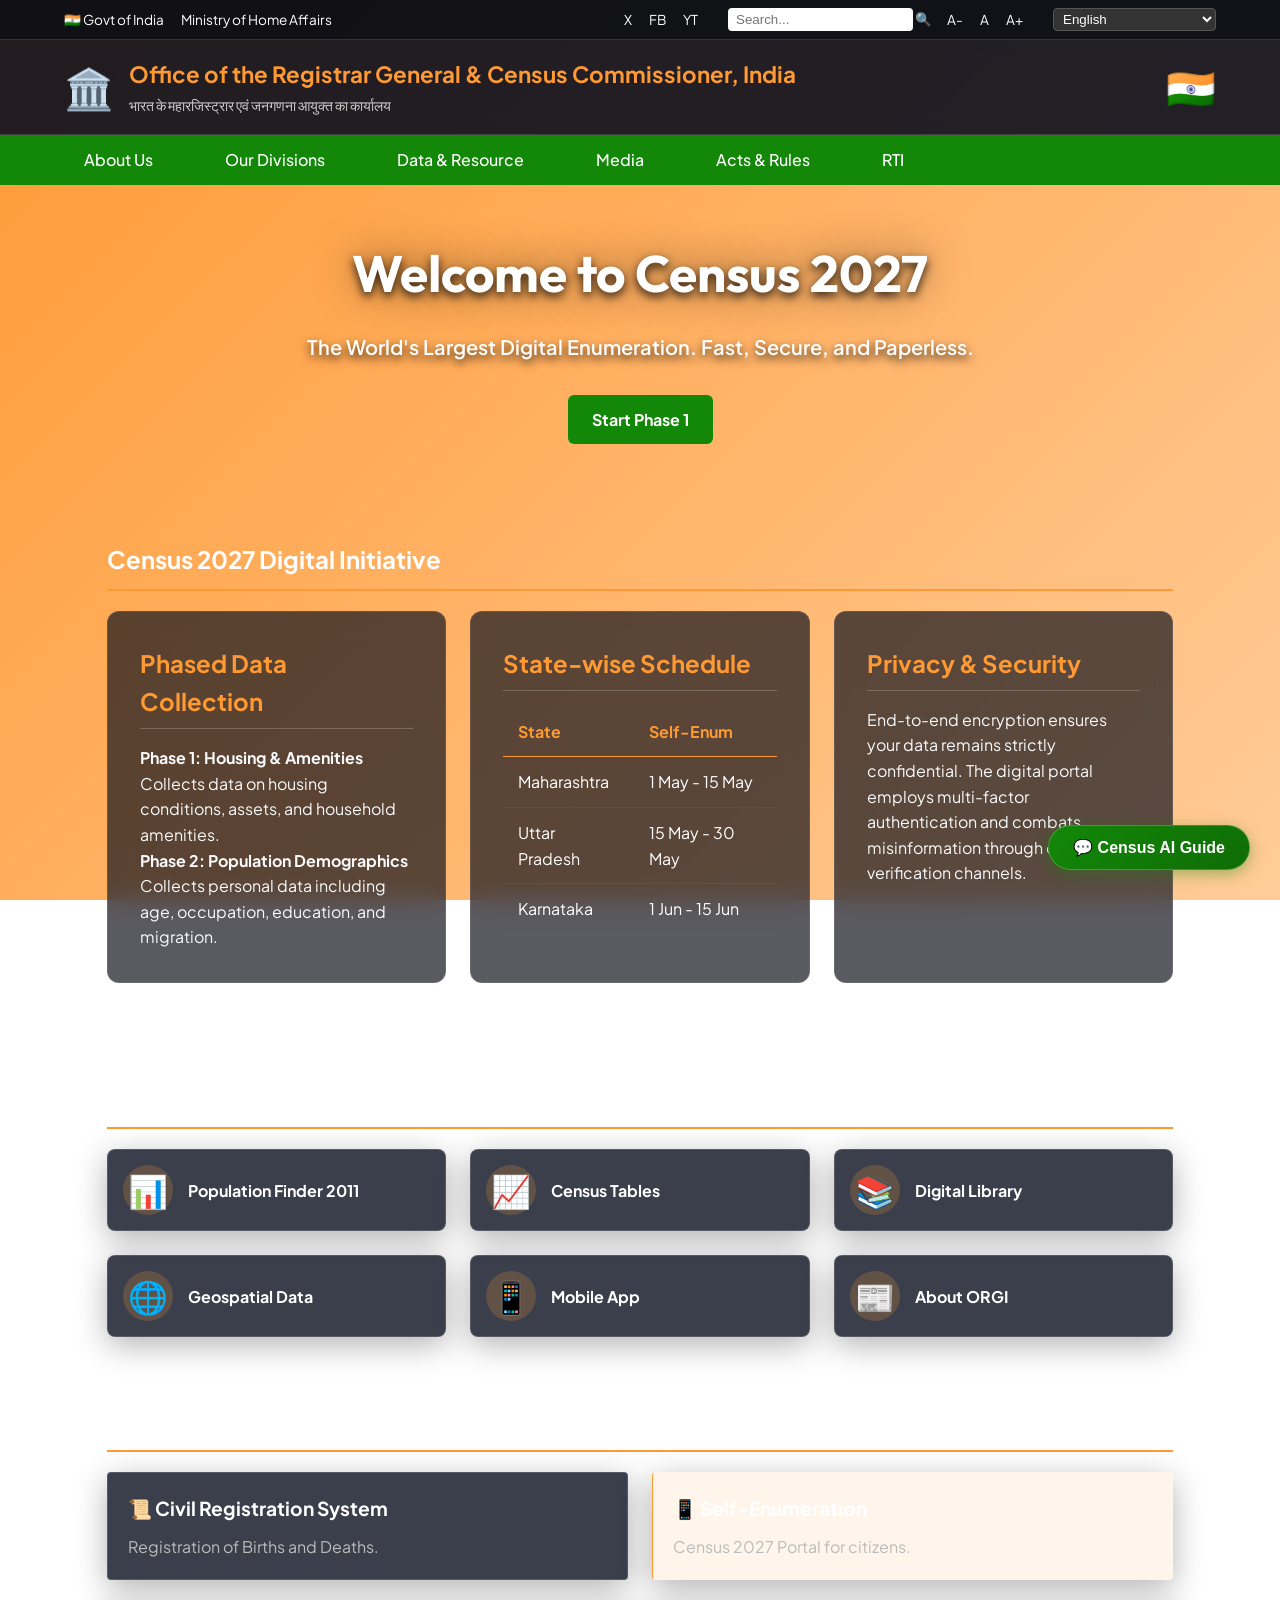
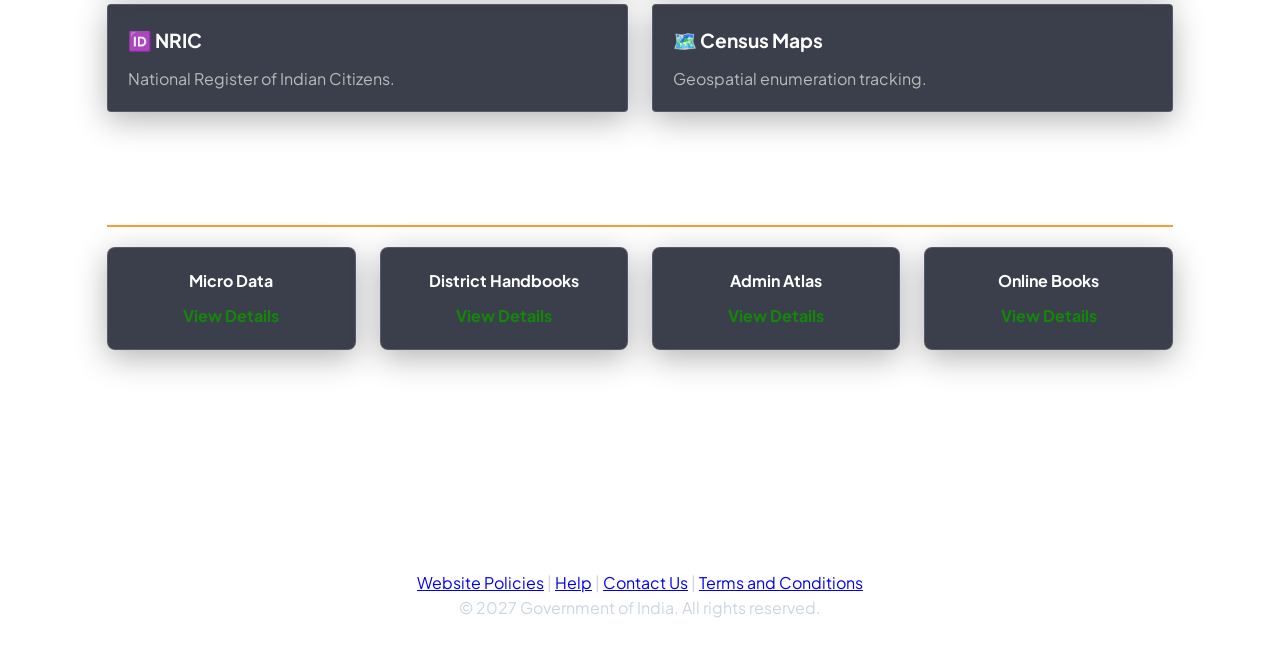
<file: antigravity ide/phase2.html>
<!DOCTYPE html>
<html lang="en">
<head>
  <meta charset="UTF-8">
  <meta name="viewport" content="width=device-width, initial-scale=1.0">
  <title>Phase 2: Population Enumeration | Census 2027</title>
  <link rel="stylesheet" href="css/style.css">
</head>
<body class="portal-page">

  <div class="top-bar">
    <div class="top-bar-left">
      <a href="portal.html" class="top-link">← Back to Portal</a>
    </div>
  </div>

  <header class="main-header">
    <div class="header-logo-left">
      <div class="header-text">
        <h1>Phase 2: Population Enumeration</h1>
      </div>
    </div>
  </header>

  <main class="portal-main">
    <div class="form-wrapper">
      <div class="form-header">
        <h2 id="welcome-message">Welcome</h2>
        <p>Please provide demographic details for each individual. (Showing 28 questions)</p>
      </div>

      <form id="phase2-form" class="census-form">
        <fieldset>
          <legend>Section A: Personal & Demographic Details</legend>
          <div class="form-grid">
            <div class="form-group"><label for="p1">1. Name of the Person</label><input type="text" id="p1" name="name" required></div>
            <div class="form-group"><label for="p2">2. Relationship to Head</label><input type="text" id="p2" name="relationship" required></div>
            <div class="form-group"><label>3. Sex</label><div class="radio-group"><label><input type="radio" name="sex" value="Male" required> Male</label><label><input type="radio" name="sex" value="Female"> Female</label><label><input type="radio" name="sex" value="Other"> Other</label></div></div>
            <div class="form-group"><label for="p4">4. Date of Birth / Age</label><input type="text" id="p4" name="age" placeholder="e.g. 01/01/1990 or 35" required></div>
            <div class="form-group"><label for="p5">5. Marital Status</label><select id="p5" name="maritalStatus" required><option value="">Select...</option><option value="never">Never Married</option><option value="married">Currently Married</option><option value="widowed">Widowed</option><option value="divorced">Divorced/Separated</option></select></div>
            <div class="form-group"><label for="p6">6. Age at Marriage</label><input type="number" id="p6" name="ageAtMarriage" placeholder="If applicable"></div>
            <div class="form-group"><label for="p7">7. Religion</label><select id="p7" name="religion" required><option value="">Select...</option><option value="hindu">Hindu</option><option value="muslim">Muslim</option><option value="christian">Christian</option><option value="sikh">Sikh</option><option value="buddhist">Buddhist</option><option value="jain">Jain</option><option value="other">Other</option></select></div>
            <div class="form-group"><label for="p8">8. SC / ST / Caste</label><input type="text" id="p8" name="caste" required></div>
            <div class="form-group"><label for="p9">9. Disability Status</label><select id="p9" name="disability" required><option value="">Select...</option><option value="none">None</option><option value="visual">Visual</option><option value="hearing">Hearing</option><option value="mobility">Mobility</option><option value="mental">Mental</option><option value="other">Other</option></select></div>
            <div class="form-group"><label for="p10">10. Mother Tongue</label><input type="text" id="p10" name="motherTongue" required></div>
            <div class="form-group"><label for="p11">11. Other Languages Known</label><input type="text" id="p11" name="otherLang"></div>
          </div>
        </fieldset>

        <fieldset>
          <legend>Section B: Education & Economic Activity</legend>
          <div class="form-grid">
            <div class="form-group"><label>12. Literacy Status</label><div class="radio-group"><label><input type="radio" name="literacy" value="literate" required> Literate</label><label><input type="radio" name="literacy" value="illiterate"> Illiterate</label></div></div>
            <div class="form-group"><label for="p13">13. Status of Attendance in Education</label><select id="p13" name="eduAttendance" required><option value="">Select...</option><option value="attending">Currently Attending</option><option value="attended_past">Attended in Past</option><option value="never">Never Attended</option></select></div>
            <div class="form-group"><label for="p14">14. Highest Educational Level</label><input type="text" id="p14" name="highestEdu" required></div>
            <div class="form-group"><label>15. Worker Status</label><div class="radio-group"><label><input type="radio" name="workerStatus" value="main" required> Main Worker</label><label><input type="radio" name="workerStatus" value="marginal"> Marginal Worker</label><label><input type="radio" name="workerStatus" value="non"> Non-Worker</label></div></div>
            <div class="form-group"><label for="p16">16. Category of Economic Activity</label><input type="text" id="p16" name="econActivity"></div>
            <div class="form-group"><label for="p17">17. Occupation / Nature of Industry</label><input type="text" id="p17" name="occupation"></div>
            <div class="form-group"><label for="p18">18. Class of Worker</label><select id="p18" name="classOfWorker"><option value="">Select...</option><option value="employer">Employer</option><option value="employee">Employee</option><option value="single">Single Worker</option><option value="family">Family Worker</option></select></div>
            <div class="form-group"><label for="p19">19. Non-Economic Activity</label><input type="text" id="p19" name="nonEcon"></div>
            <div class="form-group"><label>20. Seeking / Available for Work</label><div class="radio-group"><label><input type="radio" name="seekingWork" value="yes" required> Yes</label><label><input type="radio" name="seekingWork" value="no"> No</label></div></div>
            <div class="form-group"><label for="p21">21. Travel to Place of Work</label><input type="text" id="p21" name="commute"></div>
          </div>
        </fieldset>

        <fieldset>
          <legend>Section C: Migration & Fertility</legend>
          <div class="form-grid">
            <div class="form-group"><label for="p22">22. Birth Place</label><input type="text" id="p22" name="birthPlace" required></div>
            <div class="form-group"><label for="p23">23. Place of Last Residence</label><input type="text" id="p23" name="lastResidence"></div>
            <div class="form-group"><label for="p24">24. Reason for Migration</label><select id="p24" name="migrationReason"><option value="">Select...</option><option value="work">Work/Employment</option><option value="business">Business</option><option value="education">Education</option><option value="marriage">Marriage</option><option value="family">Moved with Household</option><option value="other">Other</option></select></div>
            <div class="form-group"><label for="p25">25. Duration of Stay at Present Village/Town</label><input type="text" id="p25" name="migrationDuration"></div>
            <div class="form-group"><label for="p26">26. Children Surviving</label><input type="number" id="p26" name="childrenSurviving" min="0"></div>
            <div class="form-group"><label for="p27">27. Children Ever Born</label><input type="number" id="p27" name="childrenEverBorn" min="0"></div>
            <div class="form-group"><label for="p28">28. Children Born Alive in Last One Year</label><input type="number" id="p28" name="childrenLastYear" min="0"></div>
          </div>
        </fieldset>

        <button type="submit" class="btn-submit">Submit Phase 2 Demographics</button>
      </form>
    </div>
  </main>

  <!-- Final Success Modal -->
  <div id="success-modal" class="modal-overlay">
    <div class="modal-content">
      <div class="modal-icon">🎉</div>
      <h2>Phase 2 Submitted Successfully!</h2>
      <p>Please hand this Final SE-ID to your enumerator:</p>
      <div id="final-se-id" class="acknowledgement-code">CEN-FINAL-XXXX</div>
      <button type="button" class="btn-primary" id="btn-finish">Return Home & Clear Session</button>
    </div>
  </div>

  <script src="js/app.js"></script>
</body>
</html>
</file>
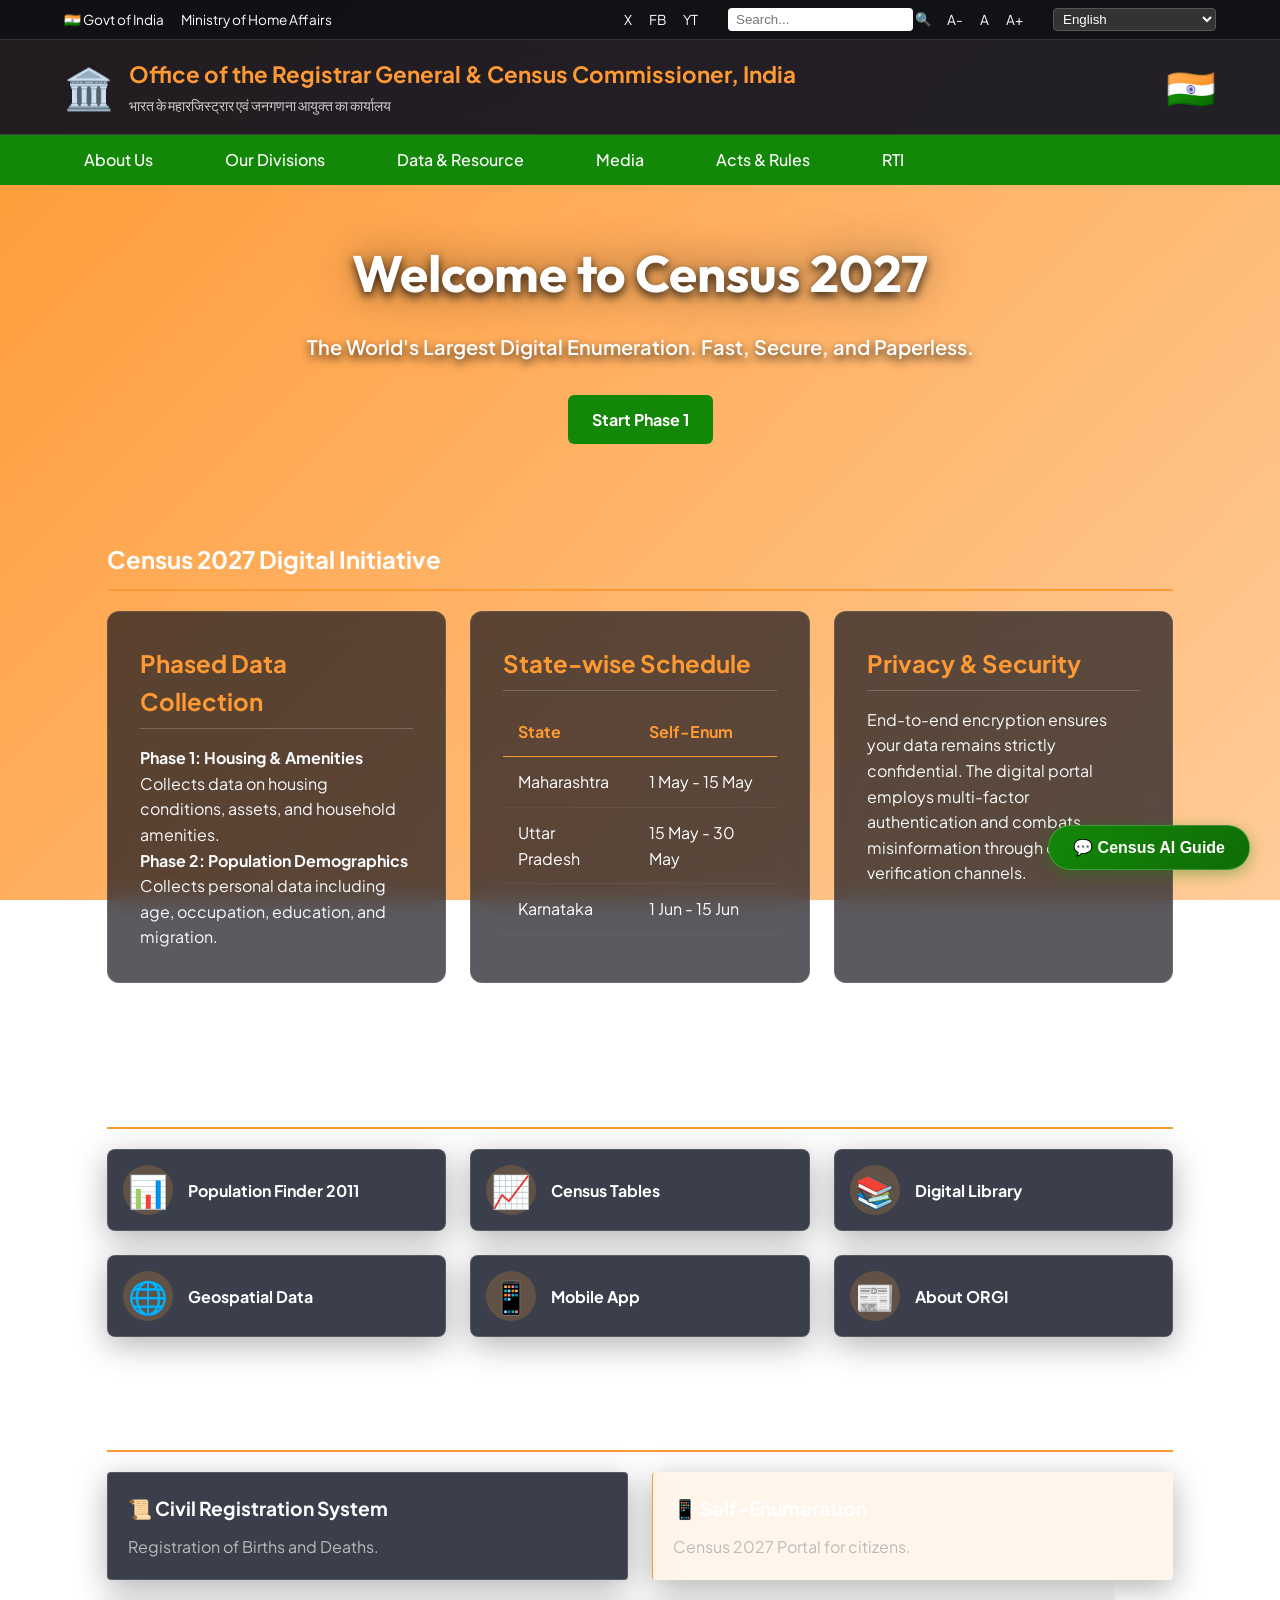
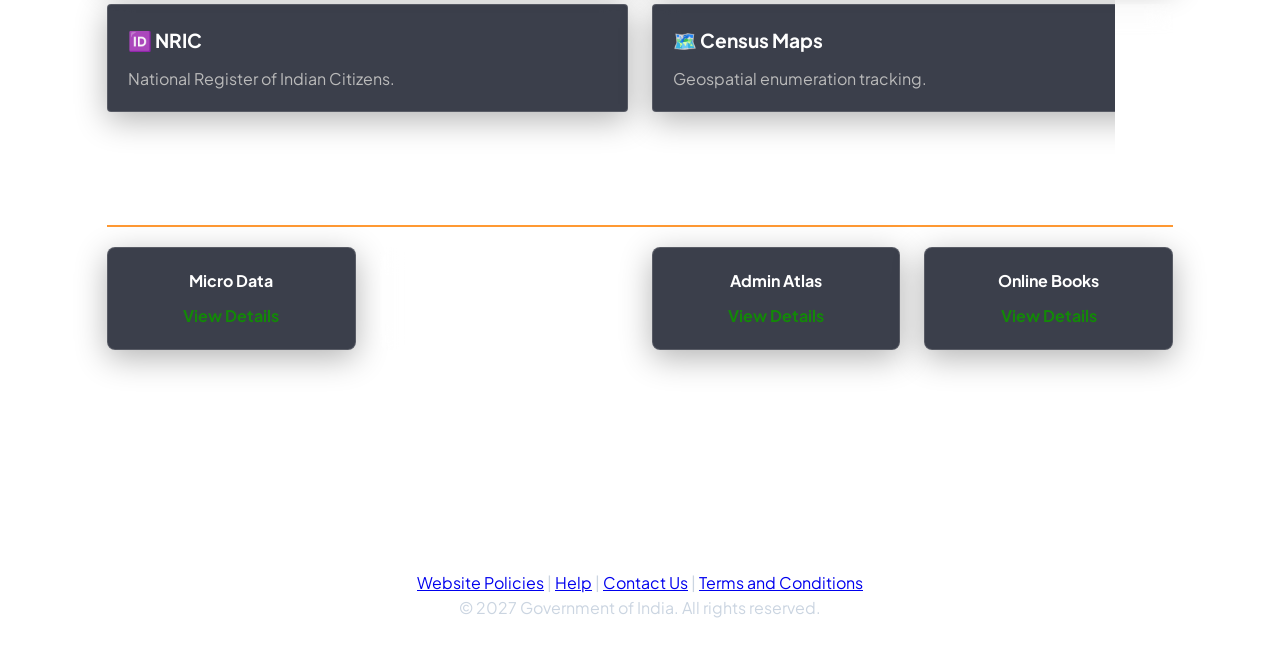
<file: antigravity ide/portal.html>
<!DOCTYPE html>
<html lang="en">
<head>
  <meta charset="UTF-8">
  <meta name="viewport" content="width=device-width, initial-scale=1.0">
  <meta name="description" content="Census 2027: Digital Enumeration Portal">
  <title>Census 2027: Digital Enumeration | Portal</title>
  <link rel="stylesheet" href="css/style.css">
</head>
<body class="portal-page">

  <!-- Top Bar -->
  <div class="top-bar">
    <div class="top-bar-left">
      <a href="#" class="top-link">🇮🇳 Govt of India</a>
      <a href="#" class="top-link">Ministry of Home Affairs</a>
    </div>
    <div class="top-bar-right">
      <div class="social-icons">
        <a href="#">X</a> <a href="#">FB</a> <a href="#">YT</a>
      </div>
      <div class="search-bar">
        <input type="text" placeholder="Search...">
        <button type="button">🔍</button>
      </div>
      <div class="font-toggles">
        <a href="#">A-</a> <a href="#">A</a> <a href="#">A+</a>
      </div>
      <select class="lang-dropdown">
        <option>English</option>
        <option>हिंदी (Hindi)</option>
        <option>অসমীয়া (Assamese)</option>
        <option>বাংলা (Bengali)</option>
        <option>ગુજરાતી (Gujarati)</option>
        <option>ಕನ್ನಡ (Kannada)</option>
        <option>മലയാളം (Malayalam)</option>
        <option>मराठी (Marathi)</option>
        <option>ଓଡ଼ିଆ (Odia)</option>
        <option>ਪੰਜਾਬੀ (Punjabi)</option>
        <option>தமிழ் (Tamil)</option>
        <option>తెలుగు (Telugu)</option>
        <option>اردو (Urdu)</option>
      </select>
    </div>
  </div>

  <!-- Main Header -->
  <header class="main-header">
    <div class="header-logo-left">
      <div class="placeholder-emblem">🏛️</div>
      <div class="header-text">
        <h1>Office of the Registrar General & Census Commissioner, India</h1>
        <p>भारत के महारजिस्ट्रार एवं जनगणना आयुक्त का कार्यालय</p>
      </div>
    </div>
    <div class="header-logo-right">
      <div class="placeholder-emblem">🇮🇳</div>
    </div>
  </header>

  <!-- Navigation -->
  <nav class="main-nav">
    <ul class="nav-links">
      <li><a href="#" class="nav-item" data-target="about-us">About Us</a></li>
      <li><a href="#" class="nav-item" data-target="divisions">Our Divisions</a></li>
      <li><a href="#" class="nav-item" data-target="data-resource">Data & Resource</a></li>
      <li><a href="#" class="nav-item" data-target="media">Media</a></li>
      <li><a href="#" class="nav-item" data-target="acts-rules">Acts & Rules</a></li>
      <li><a href="#" class="nav-item" data-target="rti">RTI</a></li>
    </ul>
  </nav>

  <main id="main-content" class="portal-main">
    
    <!-- Hero Section -->
    <section class="hero-section">
      <h2 id="hero-title">Welcome to Census 2027</h2>
      <p>The World's Largest Digital Enumeration. Fast, Secure, and Paperless.</p>
      
      <div class="hero-buttons" id="hero-action-buttons">
        <!-- Buttons injected by app.js based on localStorage -->
        <a href="phase1.html" class="btn-primary" id="btn-phase1">Start Phase 1</a>
        <a href="#" class="btn-secondary" id="btn-phase2" style="display:none;">Start Phase 2</a>
      </div>
    </section>

    <!-- Challenge Criteria: Digital Enumeration Features -->
    <section class="portal-section">
      <h3 class="section-title">Census 2027 Digital Initiative</h3>
      <div class="grid-3-col">
        <div class="content-panel">
          <h4 class="panel-title">Phased Data Collection</h4>
          <p><strong>Phase 1: Housing & Amenities</strong><br>Collects data on housing conditions, assets, and household amenities.</p>
          <p><strong>Phase 2: Population Demographics</strong><br>Collects personal data including age, occupation, education, and migration.</p>
        </div>
        <div class="content-panel">
          <h4 class="panel-title">State-wise Schedule</h4>
          <table class="census-table" style="width:100%; text-align:left; color:#fff;">
            <tr><th style="border-bottom:1px solid #FF9933">State</th><th style="border-bottom:1px solid #FF9933">Self-Enum</th></tr>
            <tr><td>Maharashtra</td><td>1 May - 15 May</td></tr>
            <tr><td>Uttar Pradesh</td><td>15 May - 30 May</td></tr>
            <tr><td>Karnataka</td><td>1 Jun - 15 Jun</td></tr>
          </table>
        </div>
        <div class="content-panel">
          <h4 class="panel-title">Privacy & Security</h4>
          <p>End-to-end encryption ensures your data remains strictly confidential. The digital portal employs multi-factor authentication and combats misinformation through official verification channels.</p>
        </div>
      </div>
    </section>

    <!-- Section 1: Data & Resource (3-column) -->
    <section class="portal-section">
      <h3 class="section-title">Data & Resource</h3>
      <div class="grid-3-col">
        <div class="icon-card"><div class="circle-icon">📊</div><a href="#" data-target="pop-finder">Population Finder 2011</a></div>
        <div class="icon-card"><div class="circle-icon">📈</div><a href="#" data-target="tables">Census Tables</a></div>
        <div class="icon-card"><div class="circle-icon">📚</div><a href="#" data-target="library">Digital Library</a></div>
        <div class="icon-card"><div class="circle-icon">🌐</div><a href="#" data-target="geospatial">Geospatial Data</a></div>
        <div class="icon-card"><div class="circle-icon">📱</div><a href="#">Mobile App</a></div>
        <div class="icon-card"><div class="circle-icon">📰</div><a href="#" data-target="about">About ORGI</a></div>
      </div>
    </section>

    <!-- Section 2: System Grid (2-column) -->
    <section class="portal-section">
      <h3 class="section-title">Key Systems</h3>
      <div class="grid-2-col">
        <div class="system-box">
          <h4>📜 Civil Registration System</h4>
          <p>Registration of Births and Deaths.</p>
        </div>
        <div class="system-box highlight-box">
          <h4>📱 Self-Enumeration</h4>
          <p>Census 2027 Portal for citizens.</p>
        </div>
        <div class="system-box">
          <h4>🆔 NRIC</h4>
          <p>National Register of Indian Citizens.</p>
        </div>
        <div class="system-box">
          <h4>🗺️ Census Maps</h4>
          <p>Geospatial enumeration tracking.</p>
        </div>
      </div>
    </section>

    <!-- Section 3: Featured Products (4-column) -->
    <section class="portal-section">
      <h3 class="section-title">Featured Products</h3>
      <div class="grid-4-col">
        <div class="product-card">
          <h4>Micro Data</h4>
          <a href="#">View Details</a>
        </div>
        <div class="product-card">
          <h4>District Handbooks</h4>
          <a href="#">View Details</a>
        </div>
        <div class="product-card">
          <h4>Admin Atlas</h4>
          <a href="#">View Details</a>
        </div>
        <div class="product-card">
          <h4>Online Books</h4>
          <a href="#">View Details</a>
        </div>
      </div>
    </section>

  </main>

  <footer class="portal-footer">
    <div class="footer-logos">
      <div class="gov-logo-box">Data.gov.in</div>
      <div class="gov-logo-box">India.gov.in</div>
      <div class="gov-logo-box">MyGov</div>
      <div class="gov-logo-box">Digital India</div>
    </div>
    <div class="footer-links">
      <a href="#">Website Policies</a> |
      <a href="#">Help</a> |
      <a href="#">Contact Us</a> |
      <a href="#">Terms and Conditions</a>
    </div>
    <p>&copy; 2027 Government of India. All rights reserved.</p>
  </footer>

  <script src="js/app.js"></script>
</body>
</html>

<!-- DATA MODALS -->
<div class="data-modal-overlay" id="modal-pop-finder">
  <div class="data-modal">
    <div class="data-modal-header">
      <h2>Population Finder</h2>
      <button class="close-data-modal">×</button>
    </div>
    <div class="filter-bar">
      <select>
        <option>All India</option>
        <option>Maharashtra</option>
        <option>Uttar Pradesh</option>
      </select>
    </div>
    <div class="stats-grid">
      <div class="stat-box">
        <h3>Households</h3>
        <div class="number">24,95,01,663</div>
      </div>
      <div class="stat-box">
        <h3>Population</h3>
        <div class="number">1,21,08,54,977</div>
      </div>
      <div class="stat-box">
        <h3>Males</h3>
        <div class="number">62,32,70,258</div>
      </div>
      <div class="stat-box">
        <h3>Females</h3>
        <div class="number">58,75,84,719</div>
      </div>
    </div>
    
    <!-- Data Visualization Criteria -->
    <div style="margin-top: 30px; text-align: left; padding: 20px; background: rgba(0,0,0,0.3); border-radius: 8px; border: 1px solid rgba(255,255,255,0.1);">
      <h3 style="color: white; margin-bottom: 15px; font-size: 1.2rem;">Demographic Visualization (Population Split)</h3>
      <div style="display: flex; flex-direction: column; gap: 15px;">
        <div>
          <div style="display: flex; justify-content: space-between; color: white; margin-bottom: 8px; font-weight: bold;">
            <span>Males (51.5%)</span>
            <span>62.3 Crore</span>
          </div>
          <div style="width: 100%; background: rgba(255,255,255,0.1); height: 28px; border-radius: 14px; overflow: hidden; box-shadow: inset 0 2px 4px rgba(0,0,0,0.5);">
            <div style="width: 51.5%; background: linear-gradient(90deg, #FF9933, #e68019); height: 100%; transition: width 1s ease-in-out;"></div>
          </div>
        </div>
        <div>
          <div style="display: flex; justify-content: space-between; color: white; margin-bottom: 8px; font-weight: bold;">
            <span>Females (48.5%)</span>
            <span>58.7 Crore</span>
          </div>
          <div style="width: 100%; background: rgba(255,255,255,0.1); height: 28px; border-radius: 14px; overflow: hidden; box-shadow: inset 0 2px 4px rgba(0,0,0,0.5);">
            <div style="width: 48.5%; background: linear-gradient(90deg, #138808, #0d6105); height: 100%; transition: width 1s ease-in-out;"></div>
          </div>
        </div>
      </div>
    </div>

  </div>
</div>

<div class="data-modal-overlay" id="modal-tables">
  <div class="data-modal">
    <div class="data-modal-header">
      <h2>Census Tables</h2>
      <button class="close-data-modal">×</button>
    </div>
    <div class="filter-bar">
      <select><option>2011</option><option>2001</option></select>
      <select><option>Age</option><option>Education</option></select>
    </div>
    <table class="census-table">
      <tr><th>Table Name</th><th>Action</th></tr>
      <tr><td>C-14 Age by Single Year</td><td><a href="#" class="dl-btn">Download XLS</a></td></tr>
      <tr><td>C-08 Educational Level by Age</td><td><a href="#" class="dl-btn">Download XLS</a></td></tr>
    </table>
  </div>
</div>

<div class="data-modal-overlay" id="modal-library">
  <div class="data-modal">
    <div class="data-modal-header">
      <h2>Digital Library</h2>
      <button class="close-data-modal">×</button>
    </div>
    <div class="stats-grid">
      <div class="stat-box"><h3>Timeseries</h3><div class="number">1</div></div>
      <div class="stat-box"><h3>Tables</h3><div class="number">31,245</div></div>
      <div class="stat-box"><h3>Documents</h3><div class="number">8,832</div></div>
    </div>
  </div>
</div>

<div class="data-modal-overlay" id="modal-about">
  <div class="data-modal">
    <div class="data-modal-header">
      <h2>About ORGI</h2>
      <button class="close-data-modal">×</button>
    </div>
    <p style="color: white; line-height: 1.6;">The Office of the Registrar General and Census Commissioner, India (ORGI) was established in 1961 under the Ministry of Home Affairs. It conducts the decennial census of India.</p>
  </div>
</div>

<!-- NEW NAV MODALS -->
<div class="data-modal-overlay" id="modal-about-us">
  <div class="data-modal">
    <div class="data-modal-header">
      <h2>About Us</h2>
      <button class="close-data-modal">×</button>
    </div>
    <p style="color: white; line-height: 1.6; text-align: left;">
      The Indian Census is the most credible source of information on Demography, Economic Activity, Literacy and Education, Housing & Household Amenities, Urbanisation, Fertility and Mortality, Scheduled Castes and Scheduled Tribes, Language, Religion, Migration, Disability and many other socio-cultural and demographic data since 1872. Census 2027 will be the 16th Indian Census.
    </p>
  </div>
</div>

<div class="data-modal-overlay" id="modal-divisions">
  <div class="data-modal">
    <div class="data-modal-header">
      <h2>Our Divisions</h2>
      <button class="close-data-modal">×</button>
    </div>
    <ul style="color: white; text-align: left; margin-left: 20px; line-height: 1.8;">
      <li>Census Division</li>
      <li>Demography Division</li>
      <li>Social Studies Division</li>
      <li>Map Division</li>
      <li>Data Processing Division</li>
      <li>Language Division</li>
    </ul>
  </div>
</div>

<div class="data-modal-overlay" id="modal-data-resource">
  <div class="data-modal">
    <div class="data-modal-header">
      <h2>Data & Resource Directory</h2>
      <button class="close-data-modal">×</button>
    </div>
    <p style="color: white; line-height: 1.6;">Access comprehensive datasets, microdata, census tables, and raw tabulations directly from the internal registry. All data requests are securely processed.</p>
  </div>
</div>

<div class="data-modal-overlay" id="modal-media">
  <div class="data-modal">
    <div class="data-modal-header">
      <h2>Media & Press</h2>
      <button class="close-data-modal">×</button>
    </div>
    <p style="color: white; line-height: 1.6;">Latest Press Releases regarding Census 2027 operations, training manuals for enumerators, and official media kits are available here.</p>
  </div>
</div>

<div class="data-modal-overlay" id="modal-acts-rules">
  <div class="data-modal">
    <div class="data-modal-header">
      <h2>Acts & Rules</h2>
      <button class="close-data-modal">×</button>
    </div>
    <ul style="color: white; text-align: left; margin-left: 20px; line-height: 1.8;">
      <li>The Census Act, 1948</li>
      <li>The Census Rules, 1990</li>
      <li>The Citizenship Act, 1955</li>
      <li>Registration of Births & Deaths Act, 1969</li>
    </ul>
  </div>
</div>

<div class="data-modal-overlay" id="modal-rti">
  <div class="data-modal">
    <div class="data-modal-header">
      <h2>Right To Information (RTI)</h2>
      <button class="close-data-modal">×</button>
    </div>
    <p style="color: white; line-height: 1.6;">Information is provided under the RTI Act 2005. Contact the Central Public Information Officer (CPIO) at ORGI Headquarters for queries related to Census data acquisition and processes.</p>
  </div>
</div>

<div class="data-modal-overlay" id="modal-geospatial">
  <div class="data-modal" style="width: 80%; max-width: 900px;">
    <div class="data-modal-header">
      <h2>Geospatial Data Repository</h2>
      <button class="close-data-modal">×</button>
    </div>
    <p style="color: white; line-height: 1.6; text-align: left; margin-bottom: 20px;">
      Welcome to the Census GIS module powered by <strong>Google Maps</strong>. This section provides interactive boundary shapefiles, district mapping, and administrative atlases for researchers and policymakers.
    </p>
    <!-- Google Services Usage Criteria -->
    <div style="width: 100%; height: 450px; border-radius: 12px; overflow: hidden; box-shadow: 0 4px 15px rgba(0,0,0,0.3); border: 1px solid rgba(255,255,255,0.2);">
      <iframe 
        src="https://www.google.com/maps/embed?pb=!1m18!1m12!1m3!1d14352136.637508003!2d68.18833984375001!3d28.535516099999998!2m3!1f0!2f0!3f0!3m2!1i1024!2i768!4f13.1!3m3!1m2!1s0x30635ff06b92b791%3A0xd78c4fa1854213a6!2sIndia!5e0!3m2!1sen!2sus!4v1714588507886!5m2!1sen!2sus" 
        width="100%" 
        height="100%" 
        style="border:0;" 
        allowfullscreen="" 
        loading="lazy" 
        referrerpolicy="no-referrer-when-downgrade">
      </iframe>
    </div>
  </div>
</div>

<!-- FLOATING AI CHATBOT -->
<button class="chatbot-fab" id="chatbot-fab">💬 Census AI Guide</button>
<div class="chat-window" id="chat-window">
  <div class="chat-header">
    <h3>AI Assistant</h3>
    <button class="close-chat" id="close-chat">×</button>
  </div>
  <div class="chat-chips">
    <span class="chip">What is SE ID?</span>
    <span class="chip">What documents are needed?</span>
  </div>
  <div class="chat-messages" id="chat-messages">
    <div class="chat-msg bot">Hello! How can I assist you with Census 2027 today?</div>
  </div>
  <div class="chat-input">
    <input type="text" id="chat-input-text" placeholder="Type a message...">
    <button id="chat-send-btn">Send</button>
  </div>
</div>
</file>
<file: css/style.css>
/* ==========================================================================
   Census 2027: Digital Enumeration - Hybrid Architecture Design System
   ========================================================================== */

@import url('https://fonts.googleapis.com/css2?family=Plus+Jakarta+Sans:wght@300;400;500;600;700;800&family=Outfit:wght@600;700;800&display=swap');

:root {
  /* Exact Indian Flag Palette */
  --flag-saffron: #FF9933;
  --flag-white: #FFFFFF;
  --flag-green: #138808;
  --ashoka-navy: #000080;
  
  /* Text & Surface Colors for Dark UI (Portal) */
  --bg-dark: #0f172a;
  --text-light: #f8fafc;
  --text-muted: #cbd5e1;
  --glass-bg: rgba(15, 23, 42, 0.7);
  --glass-border: rgba(255, 255, 255, 0.1);
  --glass-shadow: 0 8px 32px 0 rgba(0, 0, 0, 0.37);

  --font-body: 'Plus Jakarta Sans', system-ui, -apple-system, sans-serif;
  --font-heading: 'Outfit', 'Plus Jakarta Sans', sans-serif;
  --radius-md: 14px;
  --radius-lg: 20px;
  --radius-full: 9999px;
  --transition: all 0.25s cubic-bezier(0.4, 0, 0.2, 1);
}

/* Global Reset */
*, *::before, *::after {
  box-sizing: border-box;
  margin: 0;
  padding: 0;
}

html {
  font-size: 16px;
  scroll-behavior: smooth;
}

body {
  font-family: var(--font-body);
  min-height: 100vh;
  display: flex;
  flex-direction: column;
  line-height: 1.6;
}

/* ==========================================================================
   Welcome Page Specific Styles (index.html)
   ========================================================================== */
.welcome-page {
  color: #000;
  align-items: center;
  justify-content: center;
}

.welcome-header {
  text-align: center;
  padding: 3rem 1.5rem;
}

.welcome-header h1 {
  font-size: clamp(1.5rem, 3vw, 2.5rem);
  font-weight: 800;
  color: #ffffff;
  text-shadow: 0 4px 10px rgba(0, 0, 0, 0.8), 0 0 40px rgba(0, 0, 0, 0.5);
  line-height: 1.3;
}

.welcome-header p {
  font-size: clamp(1rem, 2vw, 1.5rem);
  font-weight: 700;
  color: #ffffff;
  text-shadow: 0 4px 10px rgba(0, 0, 0, 0.8);
  margin-top: 1rem;
}

.welcome-action {
  margin-top: 2rem;
  text-align: center;
}

.btn-welcome {
  display: inline-flex;
  align-items: center;
  justify-content: center;
  padding: 1.25rem 3.5rem;
  background-color: var(--ashoka-navy);
  color: #ffffff;
  font-size: 1.5rem;
  font-weight: 800;
  border-radius: var(--radius-full);
  text-decoration: none;
  box-shadow: 0 10px 25px rgba(0, 0, 128, 0.4);
  transition: var(--transition);
}

.btn-welcome:hover {
  transform: translateY(-5px) scale(1.05);
  box-shadow: 0 15px 35px rgba(0, 0, 128, 0.6);
}

/* ==========================================================================
   Portal & App Specific Styles (portal.html, phase1.html)
   ========================================================================== */
.portal-page {
  color: var(--text-light);
}

/* Navbar */
.navbar {
  display: flex;
  justify-content: space-between;
  align-items: center;
  padding: 1.5rem 3rem;
  background: var(--glass-bg);
  backdrop-filter: blur(10px);
  -webkit-backdrop-filter: blur(10px);
  border-bottom: 1px solid var(--glass-border);
  position: sticky;
  top: 0;
  z-index: 100;
}

.nav-brand {
  font-family: var(--font-heading);
  font-size: 1.5rem;
  font-weight: 800;
  color: var(--text-light);
  text-decoration: none;
  display: flex;
  align-items: center;
  gap: 0.5rem;
}

.nav-links {
  display: flex;
  gap: 2rem;
  list-style: none;
}

.nav-links a {
  color: var(--text-muted);
  text-decoration: none;
  font-weight: 500;
  transition: var(--transition);
}

.nav-links a:hover, .nav-links a.active {
  color: var(--text-light);
  text-shadow: 0 0 10px rgba(255, 255, 255, 0.3);
}

.btn-nav-login {
  background: rgba(255, 255, 255, 0.1);
  border: 1px solid var(--glass-border);
  padding: 0.5rem 1.25rem;
  border-radius: var(--radius-full);
  color: var(--text-light);
  text-decoration: none;
  font-weight: 600;
  transition: var(--transition);
}

.btn-nav-login:hover {
  background: rgba(255, 255, 255, 0.2);
}

/* Main Container */
.portal-main {
  padding: 3rem;
  max-width: 1400px;
  margin: 0 auto;
  width: 100%;
}

/* Hero Section */
.hero-section {
  text-align: center;
  margin-bottom: 4rem;
}

.hero-section h2 {
  font-family: var(--font-heading);
  font-size: clamp(2rem, 4vw, 3.5rem);
  margin-bottom: 1rem;
  color: #ffffff;
  text-shadow: 0 4px 10px rgba(0, 0, 0, 0.8), 0 0 40px rgba(0, 0, 0, 0.5);
}

/* Gradient Text for Portal Hero */
.text-gradient {
  background: linear-gradient(90deg, #60a5fa, #a78bfa);
  -webkit-background-clip: text;
  -webkit-text-fill-color: transparent;
  background-clip: text;
}

.hero-section p {
  font-size: 1.25rem;
  color: #ffffff;
  text-shadow: 0 4px 10px rgba(0, 0, 0, 0.8);
  font-weight: 600;
  max-width: 800px;
  margin: 0 auto 2rem;
}

.btn-start {
  display: inline-flex;
  padding: 1rem 2.5rem;
  background: var(--flag-saffron);
  color: #fff;
  font-size: 1.25rem;
  font-weight: 700;
  text-decoration: none;
  border-radius: var(--radius-full);
  box-shadow: 0 8px 20px rgba(255, 153, 51, 0.4);
  transition: var(--transition);
}

.btn-start:hover {
  transform: translateY(-3px);
  box-shadow: 0 12px 25px rgba(255, 153, 51, 0.6);
}

/* Grids */
.stats-grid {
  display: grid;
  grid-template-columns: repeat(auto-fit, minmax(250px, 1fr));
  gap: 1.5rem;
  margin-bottom: 4rem;
}

.stat-card {
  background: var(--glass-bg);
  border: 1px solid var(--glass-border);
  padding: 2rem;
  border-radius: var(--radius-lg);
  text-align: center;
}

.stat-card h3 {
  font-size: 2.5rem;
  color: var(--flag-white);
  margin-bottom: 0.5rem;
}

.stat-card p {
  color: var(--text-muted);
  font-weight: 500;
}

.innovations-grid {
  display: grid;
  grid-template-columns: repeat(auto-fit, minmax(300px, 1fr));
  gap: 2rem;
}

.innovation-card {
  background: rgba(255, 255, 255, 0.03);
  border: 1px solid rgba(255, 255, 255, 0.05);
  padding: 2rem;
  border-radius: var(--radius-md);
  transition: var(--transition);
}

.innovation-card:hover {
  background: rgba(255, 255, 255, 0.08);
  transform: translateY(-5px);
}

.innovation-card h3 {
  color: #60a5fa;
  margin-bottom: 1rem;
}

/* ==========================================================================
   Forms (phase1.html)
   ========================================================================== */
.form-container {
  max-width: 800px;
  margin: 0 auto;
  background: var(--glass-bg);
  border: 1px solid var(--glass-border);
  padding: 2.5rem;
  border-radius: var(--radius-lg);
}

.form-header {
  margin-bottom: 2rem;
  border-bottom: 1px solid var(--glass-border);
  padding-bottom: 1.5rem;
}

.form-group {
  margin-bottom: 1.5rem;
}

.form-group label {
  display: block;
  margin-bottom: 0.5rem;
  font-weight: 600;
  color: var(--text-light);
}

.form-control {
  width: 100%;
  padding: 0.8rem 1rem;
  background: rgba(0, 0, 0, 0.2);
  border: 1px solid var(--glass-border);
  border-radius: var(--radius-md);
  color: var(--text-light);
  font-family: var(--font-body);
  font-size: 1rem;
}

.form-control:focus {
  outline: none;
  border-color: #60a5fa;
  background: rgba(0, 0, 0, 0.4);
}

select.form-control {
  appearance: none;
  background-image: url("data:image/svg+xml;charset=UTF-8,%3csvg xmlns='http://www.w3.org/2000/svg' viewBox='0 0 24 24' fill='none' stroke='%23cbd5e1' stroke-width='2' stroke-linecap='round' stroke-linejoin='round'%3e%3cpolyline points='6 9 12 15 18 9'%3e%3c/polyline%3e%3c/svg%3e");
  background-repeat: no-repeat;
  background-position: right 1rem center;
  background-size: 1em;
}

select.form-control option {
  background: var(--bg-dark);
  color: var(--text-light);
}

.btn-submit {
  width: 100%;
  padding: 1rem;
  background: #60a5fa;
  color: #fff;
  border: none;
  border-radius: var(--radius-md);
  font-size: 1.1rem;
  font-weight: 700;
  cursor: pointer;
  margin-top: 1rem;
  transition: var(--transition);
}

.btn-submit:hover {
  background: #3b82f6;
}

.error-message {
  color: #ef4444;
  font-size: 0.875rem;
  margin-top: 0.25rem;
  display: none;
}

.form-control.is-invalid {
  border-color: #ef4444;
}
.form-control.is-invalid + .error-message {
  display: block;
}

/* Phase 1 Enhancements (Dark Blue, Larger Fonts, Animations) */
.phase1-enhanced .form-header h2,
.phase1-enhanced .form-header p,
.phase1-enhanced legend,
.phase1-enhanced .form-group label,
.phase1-enhanced input,
.phase1-enhanced select,
.phase1-enhanced .radio-group label,
.phase1-enhanced .checkbox-group label {
  color: #000080 !important; /* Dark Blue */
  font-weight: 600;
}

.phase1-enhanced .form-header h2 { font-size: 2.2rem; }
.phase1-enhanced .form-header p { font-size: 1.2rem; }
.phase1-enhanced legend { font-size: 1.5rem; margin-bottom: 1rem; }
.phase1-enhanced .form-group label { font-size: 1.15rem; margin-bottom: 0.8rem; }
.phase1-enhanced .radio-group label,
.phase1-enhanced .checkbox-group label { font-size: 1.05rem; }

.phase1-enhanced .radio-group,
.phase1-enhanced .checkbox-group {
  background: transparent !important;
  padding: 0 !important;
}

.phase1-enhanced input, 
.phase1-enhanced select { 
  font-size: 1.1rem; 
  background: transparent !important; 
  color: #000080 !important;
  padding: 12px;
  border: 1px solid rgba(0, 0, 128, 0.6);
  border-radius: 4px;
}

.phase1-enhanced .form-wrapper {
  background: transparent !important;
  backdrop-filter: none;
  border: none !important;
  box-shadow: none !important;
}

.phase1-enhanced fieldset {
  background: transparent !important;
  border: none !important;
  border-top: 2px solid rgba(0, 0, 128, 0.2) !important;
  border-radius: 0 !important;
  padding-left: 0 !important;
  padding-right: 0 !important;
  margin-top: 2rem;
  animation: fadeInUp 0.6s ease backwards;
}
.phase1-enhanced fieldset:nth-of-type(1) { animation-delay: 0.1s; border-top: none !important; margin-top: 0; }
.phase1-enhanced fieldset:nth-of-type(2) { animation-delay: 0.3s; }
.phase1-enhanced fieldset:nth-of-type(3) { animation-delay: 0.5s; }

.phase1-enhanced .btn-submit {
  background: #000080;
  font-size: 1.3rem;
  padding: 1.2rem;
  animation: fadeInUp 0.6s ease backwards;
  animation-delay: 0.7s;
}

@keyframes fadeInUp {
  from { opacity: 0; transform: translateY(30px); }
  to { opacity: 1; transform: translateY(0); }
}

/* Footer */
.portal-footer {
  text-align: center;
  padding: 2rem;
  border-top: 1px solid var(--glass-border);
  margin-top: auto;
  color: var(--text-muted);
}

/* Official Site Government Header */
.gov-header-banner {
  background: rgba(0, 0, 0, 0.5);
  border-bottom: 2px solid #FF9933;
  padding: 8px 5%;
  font-size: 0.85rem;
  color: rgba(255, 255, 255, 0.9);
  backdrop-filter: blur(10px);
}

.gov-header-content {
  display: flex;
  justify-content: space-between;
  align-items: center;
}

.gov-title-hi, .gov-title-en {
  font-weight: 500;
}

.gov-title-main {
  font-weight: 600;
  color: #FF9933;
}

/* Marquee News */
.marquee-container {
  display: flex;
  align-items: center;
  background: rgba(255, 255, 255, 0.1);
  border-bottom: 1px solid rgba(255, 255, 255, 0.2);
  padding: 0;
  margin-bottom: 1rem;
}

.marquee-label {
  background: #FF9933;
  color: #fff;
  padding: 8px 16px;
  font-weight: bold;
  font-size: 0.9rem;
  white-space: nowrap;
}

.marquee-text {
  padding: 8px 16px;
  font-size: 0.95rem;
  color: #fff;
}

/* Content Panels */
.content-panel {
  background: rgba(20, 20, 30, 0.7);
  border: 1px solid rgba(255, 255, 255, 0.1);
  border-radius: 12px;
  padding: 2rem;
  margin-bottom: 2rem;
  backdrop-filter: blur(12px);
}

.panel-title {
  color: #FF9933;
  font-size: 1.5rem;
  margin-bottom: 1rem;
  border-bottom: 1px solid rgba(255, 255, 255, 0.2);
  padding-bottom: 0.5rem;
}

/* Services Grid */
.services-section {
  margin-bottom: 2rem;
}

.section-heading {
  font-size: 1.5rem;
  color: #fff;
  margin-bottom: 1.5rem;
  text-align: center;
}

.services-grid {
  display: grid;
  grid-template-columns: repeat(auto-fit, minmax(250px, 1fr));
  gap: 1.5rem;
}

.service-card {
  background: rgba(255, 255, 255, 0.05);
  border: 1px solid rgba(255, 255, 255, 0.1);
  border-radius: 12px;
  padding: 1.5rem;
  transition: transform 0.3s ease, background 0.3s ease;
  backdrop-filter: blur(10px);
}

.service-card:hover {
  transform: translateY(-5px);
  background: rgba(255, 153, 51, 0.1);
  border-color: rgba(255, 153, 51, 0.5);
}

.service-card h4 {
  color: #FF9933;
  margin-bottom: 0.75rem;
  font-size: 1.2rem;
}

.service-card p {
  font-size: 0.95rem;
  color: rgba(255, 255, 255, 0.8);
  line-height: 1.5;
}

/* Phases Split */
.phases-split {
  display: grid;
  grid-template-columns: 1fr 1fr;
  gap: 2rem;
}

.phase-info h4 {
  color: #fff;
  font-size: 1.25rem;
  margin-bottom: 0.75rem;
}

.phase-info p {
  color: rgba(255, 255, 255, 0.8);
  line-height: 1.6;
}

@media (max-width: 768px) {
  .gov-header-content {
    flex-direction: column;
    text-align: center;
    gap: 0.5rem;
  }
  .phases-split {
    grid-template-columns: 1fr;
  }
}

/* Form Success State */
.success-container {
  display: none; /* Hidden by default */
  text-align: center;
  background: rgba(19, 136, 8, 0.1); /* Subtle green */
  border: 2px solid #138808;
  border-radius: 12px;
  padding: 3rem 2rem;
  backdrop-filter: blur(12px);
  margin-top: 2rem;
}

.success-container.active {
  display: block;
  animation: fadeIn 0.5s ease;
}

.success-icon {
  font-size: 4rem;
  margin-bottom: 1rem;
}

.success-container h2 {
  color: #138808;
  margin-bottom: 1rem;
}

.acknowledgement-code {
  font-size: 2.5rem;
  font-weight: 800;
  color: #FF9933;
  letter-spacing: 2px;
  background: rgba(0,0,0,0.5);
  padding: 1rem;
  border-radius: 8px;
  display: inline-block;
  margin: 1.5rem 0;
  user-select: all;
}

.success-container p {
  font-size: 1.1rem;
  margin-bottom: 2rem;
}


/* Top Bar */
.top-bar {
  display: flex;
  justify-content: space-between;
  align-items: center;
  padding: 8px 5%;
  background: rgba(0, 0, 0, 0.8);
  font-size: 0.85rem;
  border-bottom: 2px solid #FF9933;
}
.top-bar a { color: #fff; text-decoration: none; margin-right: 15px; }
.top-bar-right { display: flex; align-items: center; gap: 15px; }
.search-bar input { padding: 4px 8px; border: none; border-radius: 4px; }
.search-bar button { background: none; border: none; cursor: pointer; color: white; }
.lang-dropdown { background: #333; color: #fff; border: 1px solid #555; border-radius: 4px; padding: 2px 5px; }

/* Main Header */
.main-header {
  display: flex;
  justify-content: space-between;
  padding: 15px 5%;
  background: rgba(20,20,30,0.9);
  backdrop-filter: blur(10px);
}
.header-logo-left { display: flex; align-items: center; gap: 15px; }
.placeholder-emblem { font-size: 2.5rem; }
.header-text h1 { font-size: 1.4rem; color: #FF9933; margin: 0; }
.header-text p { font-size: 0.9rem; color: #ccc; margin: 2px 0 0; }

/* Main Nav */
.main-nav { background: #138808; padding: 0 5%; }
.main-nav ul { list-style: none; display: flex; padding: 0; margin: 0; }
.main-nav ul li a { display: block; color: white; padding: 12px 20px; text-decoration: none; font-weight: 500; }
.main-nav ul li a:hover { background: rgba(0,0,0,0.2); }

/* Portal Grids */
.portal-section { padding: 2rem 5%; }
.section-title { font-size: 1.5rem; border-bottom: 2px solid #FF9933; padding-bottom: 10px; margin-bottom: 20px; color: white; }

.grid-3-col { display: grid; grid-template-columns: repeat(auto-fit, minmax(300px, 1fr)); gap: 1.5rem; }
.grid-2-col { display: grid; grid-template-columns: repeat(auto-fit, minmax(400px, 1fr)); gap: 1.5rem; }
.grid-4-col { display: grid; grid-template-columns: repeat(auto-fit, minmax(200px, 1fr)); gap: 1.5rem; }

.icon-card { display: flex; align-items: center; gap: 15px; background: rgba(255,255,255,0.05); padding: 15px; border-radius: 8px; border: 1px solid rgba(255,255,255,0.1); }
.circle-icon { font-size: 2rem; background: rgba(255,153,51,0.2); padding: 10px; border-radius: 50%; width: 50px; height: 50px; display: flex; align-items: center; justify-content: center; }
.icon-card a { color: #fff; font-weight: bold; text-decoration: none; }
.icon-card a:hover { color: #FF9933; }

.system-box { background: rgba(0,0,0,0.5); border-left: 4px solid #138808; padding: 20px; border-radius: 4px; }
.system-box.highlight-box { border-left-color: #FF9933; background: rgba(255,153,51,0.1); }
.system-box h4 { color: white; font-size: 1.2rem; margin-bottom: 10px; }
.system-box p { color: #bbb; }

.product-card { background: rgba(255,255,255,0.05); text-align: center; padding: 20px; border-radius: 8px; border: 1px solid rgba(255,255,255,0.1); }
.product-card h4 { color: white; margin-bottom: 10px; }
.product-card a { color: #138808; text-decoration: none; font-weight: bold; }

/* Buttons */
.btn-primary, .btn-secondary { display: inline-block; padding: 12px 24px; border-radius: 6px; font-weight: bold; text-decoration: none; border: none; cursor: pointer; font-size: 1rem; }
.btn-primary { background: #138808; color: white; }
.btn-primary:hover { background: #0f6c06; }
.btn-secondary { background: #FF9933; color: white; margin-left: 15px; }
.btn-secondary:hover { background: #e68a2e; }

/* Footer */
.footer-logos { display: flex; gap: 20px; justify-content: center; padding: 20px 0; border-bottom: 1px solid rgba(255,255,255,0.1); margin-bottom: 20px; }
.gov-logo-box { padding: 10px 20px; background: rgba(255,255,255,0.1); border-radius: 4px; color: white; font-weight: bold; }

/* Forms 2-Column Layout */
.form-grid { display: grid; grid-template-columns: 1fr 1fr; gap: 20px; margin-bottom: 20px; }
.form-group { display: flex; flex-direction: column; }
.form-group label { margin-bottom: 8px; color: #FF9933; font-weight: 500; font-size: 0.95rem; }
.form-group input[type="text"], .form-group input[type="number"], .form-group input[type="tel"], .form-group select {
  padding: 10px; border: 1px solid rgba(255,255,255,0.3); border-radius: 4px; background: rgba(0,0,0,0.5); color: white;
}
.radio-group, .checkbox-group { display: flex; flex-wrap: wrap; gap: 15px; background: rgba(0,0,0,0.3); padding: 10px; border-radius: 4px; }
.radio-group label, .checkbox-group label { color: white; display: flex; align-items: center; gap: 5px; font-size: 0.9rem; margin-bottom: 0; }
.checkbox-group { flex-direction: column; gap: 8px; }

@media (max-width: 768px) {
  .form-grid { grid-template-columns: 1fr; }
  .grid-2-col, .grid-3-col, .grid-4-col { grid-template-columns: 1fr; }
  .top-bar, .main-header { flex-direction: column; text-align: center; gap: 10px; }
}

/* Modal */
.modal-overlay {
  position: fixed; top: 0; left: 0; width: 100vw; height: 100vh;
  background: rgba(0,0,0,0.85); backdrop-filter: blur(10px);
  display: none; align-items: center; justify-content: center; z-index: 9999;
}
.modal-content {
  background: #111; border: 2px solid #FF9933; border-radius: 12px;
  padding: 40px; text-align: center; max-width: 500px; width: 90%;
  box-shadow: 0 10px 30px rgba(255, 153, 51, 0.2);
}
.modal-icon { font-size: 4rem; margin-bottom: 20px; }
.modal-content h2 { color: #138808; margin-bottom: 15px; }
.modal-content p { color: #ddd; margin-bottom: 20px; }

/* ACCESSIBILITY SKIP LINK */
.sr-only {
  position: absolute;
  width: 1px;
  height: 1px;
  padding: 0;
  margin: -1px;
  overflow: hidden;
  clip: rect(0, 0, 0, 0);
  white-space: nowrap;
  border: 0;
}
.sr-only:focus {
  position: fixed;
  top: 10px;
  left: 10px;
  width: auto;
  height: auto;
  padding: 8px 16px;
  background: #ff9933;
  color: #000;
  z-index: 99999;
  border-radius: 4px;
}

/* ANIMATED FLAG GRADIENT UPDATE (Overrides) */
body {
  background: linear-gradient(135deg, var(--flag-saffron) 0%, var(--flag-white) 50%, var(--flag-green) 100%);
  background-size: 400% 400%;
  animation: gradientFlow 15s ease infinite;
  background-attachment: fixed;
  color: #e2e8f0;
}

@keyframes gradientFlow {
  0% { background-position: 0% 50%; }
  50% { background-position: 100% 50%; }
  100% { background-position: 0% 50%; }
}



.main-header {
  background: rgba(10, 15, 30, 0.9);
  backdrop-filter: blur(12px);
  border-bottom: 1px solid rgba(255, 255, 255, 0.15);
}
.top-bar {
  background: rgba(5, 10, 20, 0.95);
  border-bottom: 1px solid rgba(255, 255, 255, 0.15);
}
.icon-card, .system-box, .product-card {
  background: rgba(10, 15, 30, 0.8);
  border: 1px solid rgba(255, 255, 255, 0.15);
  backdrop-filter: blur(12px);
  transition: transform 0.2s, border-color 0.2s;
  box-shadow: 0 8px 32px 0 rgba(0, 0, 0, 0.3);
}
.icon-card:hover, .product-card:hover {
  transform: translateY(-2px);
  border-color: rgba(255, 153, 51, 0.8); /* Saffron accent on hover */
}

/* FORM FIELDSETS & CONTAINERS */
.form-container {
  background: rgba(10, 15, 30, 0.85);
  backdrop-filter: blur(15px);
  box-shadow: 0 8px 32px 0 rgba(0, 0, 0, 0.4);
}
fieldset {
  border: 1px solid rgba(255, 255, 255, 0.15);
  border-radius: 8px;
  padding: 20px;
  margin-bottom: 30px;
  background: rgba(0, 0, 0, 0.3);
}
legend {
  padding: 0 10px;
  font-size: 1.2rem;
  font-weight: bold;
  color: #FF9933;
}

/* FLOATING AI CHATBOT */
.chatbot-fab {
  position: fixed;
  bottom: 30px;
  right: 30px;
  background: linear-gradient(135deg, #138808, #0f6c06);
  color: white;
  padding: 12px 24px;
  border-radius: 30px;
  font-weight: bold;
  font-size: 1rem;
  box-shadow: 0 4px 15px rgba(19, 136, 8, 0.4);
  cursor: pointer;
  z-index: 10000;
  border: 1px solid rgba(255,255,255,0.2);
  transition: transform 0.2s;
}
.chatbot-fab:hover {
  transform: scale(1.05);
}
.chat-window {
  position: fixed;
  bottom: 80px;
  right: 30px;
  width: 350px;
  height: 500px;
  background: rgba(15, 23, 42, 0.95);
  backdrop-filter: blur(15px);
  border: 1px solid rgba(255, 255, 255, 0.1);
  border-radius: 12px;
  box-shadow: 0 10px 40px rgba(0,0,0,0.5);
  display: none;
  flex-direction: column;
  z-index: 9999;
  overflow: hidden;
}
.chat-window.active {
  display: flex;
}
.chat-header {
  background: rgba(0,0,0,0.3);
  padding: 15px;
  border-bottom: 1px solid rgba(255, 255, 255, 0.08);
  display: flex;
  justify-content: space-between;
  align-items: center;
}
.chat-header h3 { margin: 0; color: white; font-size: 1.1rem; }
.close-chat { background: none; border: none; color: #ccc; cursor: pointer; font-size: 1.2rem; }
.chat-chips {
  display: flex;
  gap: 10px;
  padding: 10px;
  overflow-x: auto;
  border-bottom: 1px solid rgba(255, 255, 255, 0.05);
}
.chat-chips::-webkit-scrollbar { height: 4px; }
.chat-chips::-webkit-scrollbar-thumb { background: rgba(255,255,255,0.2); border-radius: 2px; }
.chip {
  background: rgba(255,255,255,0.1);
  border: 1px solid rgba(255,255,255,0.2);
  padding: 6px 12px;
  border-radius: 15px;
  font-size: 0.8rem;
  color: white;
  white-space: nowrap;
  cursor: pointer;
}
.chip:hover { background: rgba(255,255,255,0.2); }
.chat-messages {
  flex-grow: 1;
  padding: 15px;
  overflow-y: auto;
  display: flex;
  flex-direction: column;
  gap: 10px;
}
.chat-msg {
  max-width: 80%;
  padding: 10px 15px;
  border-radius: 8px;
  font-size: 0.9rem;
}
.chat-msg.bot {
  background: rgba(255, 255, 255, 0.05);
  align-self: flex-start;
  border: 1px solid rgba(255, 255, 255, 0.1);
  color: #e2e8f0;
}
.chat-msg.user {
  background: rgba(19, 136, 8, 0.3);
  align-self: flex-end;
  border: 1px solid rgba(19, 136, 8, 0.5);
  color: white;
}
.chat-input {
  display: flex;
  padding: 15px;
  border-top: 1px solid rgba(255, 255, 255, 0.08);
}
.chat-input input {
  flex-grow: 1;
  background: rgba(0,0,0,0.3);
  border: 1px solid rgba(255,255,255,0.2);
  padding: 10px;
  border-radius: 4px;
  color: white;
}
.chat-input button {
  background: #FF9933;
  color: white;
  border: none;
  padding: 0 15px;
  margin-left: 10px;
  border-radius: 4px;
  cursor: pointer;
  font-weight: bold;
}

/* DATA MODALS */
.data-modal-overlay {
  position: fixed; top: 0; left: 0; width: 100vw; height: 100vh;
  background: rgba(7, 13, 30, 0.85); backdrop-filter: blur(10px);
  display: none; align-items: center; justify-content: center; z-index: 9999;
}
.data-modal {
  background: #0f172a; border: 1px solid rgba(255, 255, 255, 0.1); border-radius: 12px;
  padding: 30px; width: 90%; max-width: 800px; max-height: 90vh; overflow-y: auto;
  box-shadow: 0 10px 40px rgba(0,0,0,0.6);
}
.data-modal-header {
  display: flex; justify-content: space-between; align-items: center;
  border-bottom: 1px solid rgba(255,255,255,0.1); padding-bottom: 15px; margin-bottom: 20px;
}
.data-modal-header h2 { margin: 0; color: #FF9933; }
.close-data-modal { background: none; border: none; color: #ccc; cursor: pointer; font-size: 1.5rem; }

/* Population Stats Grid */
.stats-grid { display: grid; grid-template-columns: 1fr 1fr; gap: 20px; }
.stat-box { background: rgba(255,255,255,0.05); padding: 20px; border-radius: 8px; text-align: center; border: 1px solid rgba(255,255,255,0.1); }
.stat-box h3 { color: #888; font-size: 0.9rem; margin: 0 0 10px; text-transform: uppercase; }
.stat-box .number { font-size: 1.8rem; font-weight: bold; color: white; }

/* Filter Dropdown */
.filter-bar { margin-bottom: 20px; display: flex; gap: 15px; }
.filter-bar select, .filter-bar input {
  padding: 10px; background: rgba(0,0,0,0.5); border: 1px solid rgba(255,255,255,0.2);
  color: white; border-radius: 4px;
}

/* Census Tables */
.census-table { width: 100%; border-collapse: collapse; }
.census-table th, .census-table td { padding: 12px 15px; text-align: left; border-bottom: 1px solid rgba(255,255,255,0.05); }
.census-table th { color: #FF9933; font-weight: bold; }
.census-table tr:hover { background: rgba(255,255,255,0.02); }
.dl-btn { background: #138808; color: white; padding: 5px 10px; border-radius: 4px; text-decoration: none; font-size: 0.8rem; }
</file>
<file: antigravity ide/css/style.css>
/* ==========================================================================
   Census 2027: Digital Enumeration - Hybrid Architecture Design System
   ========================================================================== */

@import url('https://fonts.googleapis.com/css2?family=Plus+Jakarta+Sans:wght@300;400;500;600;700;800&family=Outfit:wght@600;700;800&display=swap');

:root {
  /* Exact Indian Flag Palette */
  --flag-saffron: #FF9933;
  --flag-white: #FFFFFF;
  --flag-green: #138808;
  --ashoka-navy: #000080;
  
  /* Text & Surface Colors for Dark UI (Portal) */
  --bg-dark: #0f172a;
  --text-light: #f8fafc;
  --text-muted: #cbd5e1;
  --glass-bg: rgba(15, 23, 42, 0.7);
  --glass-border: rgba(255, 255, 255, 0.1);
  --glass-shadow: 0 8px 32px 0 rgba(0, 0, 0, 0.37);

  --font-body: 'Plus Jakarta Sans', system-ui, -apple-system, sans-serif;
  --font-heading: 'Outfit', 'Plus Jakarta Sans', sans-serif;
  --radius-md: 14px;
  --radius-lg: 20px;
  --radius-full: 9999px;
  --transition: all 0.25s cubic-bezier(0.4, 0, 0.2, 1);
}

/* Global Reset */
*, *::before, *::after {
  box-sizing: border-box;
  margin: 0;
  padding: 0;
}

html {
  font-size: 16px;
  scroll-behavior: smooth;
}

body {
  font-family: var(--font-body);
  min-height: 100vh;
  display: flex;
  flex-direction: column;
  line-height: 1.6;
}

/* ==========================================================================
   Welcome Page Specific Styles (index.html)
   ========================================================================== */
.welcome-page {
  color: #000;
  align-items: center;
  justify-content: center;
}

.welcome-header {
  text-align: center;
  padding: 3rem 1.5rem;
}

.welcome-header h1 {
  font-size: clamp(1.5rem, 3vw, 2.5rem);
  font-weight: 800;
  color: #ffffff;
  text-shadow: 0 4px 10px rgba(0, 0, 0, 0.8), 0 0 40px rgba(0, 0, 0, 0.5);
  line-height: 1.3;
}

.welcome-header p {
  font-size: clamp(1rem, 2vw, 1.5rem);
  font-weight: 700;
  color: #ffffff;
  text-shadow: 0 4px 10px rgba(0, 0, 0, 0.8);
  margin-top: 1rem;
}

.welcome-action {
  margin-top: 2rem;
  text-align: center;
}

.btn-welcome {
  display: inline-flex;
  align-items: center;
  justify-content: center;
  padding: 1.25rem 3.5rem;
  background-color: var(--ashoka-navy);
  color: #ffffff;
  font-size: 1.5rem;
  font-weight: 800;
  border-radius: var(--radius-full);
  text-decoration: none;
  box-shadow: 0 10px 25px rgba(0, 0, 128, 0.4);
  transition: var(--transition);
}

.btn-welcome:hover {
  transform: translateY(-5px) scale(1.05);
  box-shadow: 0 15px 35px rgba(0, 0, 128, 0.6);
}

/* ==========================================================================
   Portal & App Specific Styles (portal.html, phase1.html)
   ========================================================================== */
.portal-page {
  color: var(--text-light);
}

/* Navbar */
.navbar {
  display: flex;
  justify-content: space-between;
  align-items: center;
  padding: 1.5rem 3rem;
  background: var(--glass-bg);
  backdrop-filter: blur(10px);
  -webkit-backdrop-filter: blur(10px);
  border-bottom: 1px solid var(--glass-border);
  position: sticky;
  top: 0;
  z-index: 100;
}

.nav-brand {
  font-family: var(--font-heading);
  font-size: 1.5rem;
  font-weight: 800;
  color: var(--text-light);
  text-decoration: none;
  display: flex;
  align-items: center;
  gap: 0.5rem;
}

.nav-links {
  display: flex;
  gap: 2rem;
  list-style: none;
}

.nav-links a {
  color: var(--text-muted);
  text-decoration: none;
  font-weight: 500;
  transition: var(--transition);
}

.nav-links a:hover, .nav-links a.active {
  color: var(--text-light);
  text-shadow: 0 0 10px rgba(255, 255, 255, 0.3);
}

.btn-nav-login {
  background: rgba(255, 255, 255, 0.1);
  border: 1px solid var(--glass-border);
  padding: 0.5rem 1.25rem;
  border-radius: var(--radius-full);
  color: var(--text-light);
  text-decoration: none;
  font-weight: 600;
  transition: var(--transition);
}

.btn-nav-login:hover {
  background: rgba(255, 255, 255, 0.2);
}

/* Main Container */
.portal-main {
  padding: 3rem;
  max-width: 1400px;
  margin: 0 auto;
  width: 100%;
}

/* Hero Section */
.hero-section {
  text-align: center;
  margin-bottom: 4rem;
}

.hero-section h2 {
  font-family: var(--font-heading);
  font-size: clamp(2rem, 4vw, 3.5rem);
  margin-bottom: 1rem;
  color: #ffffff;
  text-shadow: 0 4px 10px rgba(0, 0, 0, 0.8), 0 0 40px rgba(0, 0, 0, 0.5);
}

/* Gradient Text for Portal Hero */
.text-gradient {
  background: linear-gradient(90deg, #60a5fa, #a78bfa);
  -webkit-background-clip: text;
  -webkit-text-fill-color: transparent;
  background-clip: text;
}

.hero-section p {
  font-size: 1.25rem;
  color: #ffffff;
  text-shadow: 0 4px 10px rgba(0, 0, 0, 0.8);
  font-weight: 600;
  max-width: 800px;
  margin: 0 auto 2rem;
}

.btn-start {
  display: inline-flex;
  padding: 1rem 2.5rem;
  background: var(--flag-saffron);
  color: #fff;
  font-size: 1.25rem;
  font-weight: 700;
  text-decoration: none;
  border-radius: var(--radius-full);
  box-shadow: 0 8px 20px rgba(255, 153, 51, 0.4);
  transition: var(--transition);
}

.btn-start:hover {
  transform: translateY(-3px);
  box-shadow: 0 12px 25px rgba(255, 153, 51, 0.6);
}

/* Grids */
.stats-grid {
  display: grid;
  grid-template-columns: repeat(auto-fit, minmax(250px, 1fr));
  gap: 1.5rem;
  margin-bottom: 4rem;
}

.stat-card {
  background: var(--glass-bg);
  border: 1px solid var(--glass-border);
  padding: 2rem;
  border-radius: var(--radius-lg);
  text-align: center;
}

.stat-card h3 {
  font-size: 2.5rem;
  color: var(--flag-white);
  margin-bottom: 0.5rem;
}

.stat-card p {
  color: var(--text-muted);
  font-weight: 500;
}

.innovations-grid {
  display: grid;
  grid-template-columns: repeat(auto-fit, minmax(300px, 1fr));
  gap: 2rem;
}

.innovation-card {
  background: rgba(255, 255, 255, 0.03);
  border: 1px solid rgba(255, 255, 255, 0.05);
  padding: 2rem;
  border-radius: var(--radius-md);
  transition: var(--transition);
}

.innovation-card:hover {
  background: rgba(255, 255, 255, 0.08);
  transform: translateY(-5px);
}

.innovation-card h3 {
  color: #60a5fa;
  margin-bottom: 1rem;
}

/* ==========================================================================
   Forms (phase1.html)
   ========================================================================== */
.form-container {
  max-width: 800px;
  margin: 0 auto;
  background: var(--glass-bg);
  border: 1px solid var(--glass-border);
  padding: 2.5rem;
  border-radius: var(--radius-lg);
}

.form-header {
  margin-bottom: 2rem;
  border-bottom: 1px solid var(--glass-border);
  padding-bottom: 1.5rem;
}

.form-group {
  margin-bottom: 1.5rem;
}

.form-group label {
  display: block;
  margin-bottom: 0.5rem;
  font-weight: 600;
  color: var(--text-light);
}

.form-control {
  width: 100%;
  padding: 0.8rem 1rem;
  background: rgba(0, 0, 0, 0.2);
  border: 1px solid var(--glass-border);
  border-radius: var(--radius-md);
  color: var(--text-light);
  font-family: var(--font-body);
  font-size: 1rem;
}

.form-control:focus {
  outline: none;
  border-color: #60a5fa;
  background: rgba(0, 0, 0, 0.4);
}

select.form-control {
  appearance: none;
  background-image: url("data:image/svg+xml;charset=UTF-8,%3csvg xmlns='http://www.w3.org/2000/svg' viewBox='0 0 24 24' fill='none' stroke='%23cbd5e1' stroke-width='2' stroke-linecap='round' stroke-linejoin='round'%3e%3cpolyline points='6 9 12 15 18 9'%3e%3c/polyline%3e%3c/svg%3e");
  background-repeat: no-repeat;
  background-position: right 1rem center;
  background-size: 1em;
}

select.form-control option {
  background: var(--bg-dark);
  color: var(--text-light);
}

.btn-submit {
  width: 100%;
  padding: 1rem;
  background: #60a5fa;
  color: #fff;
  border: none;
  border-radius: var(--radius-md);
  font-size: 1.1rem;
  font-weight: 700;
  cursor: pointer;
  margin-top: 1rem;
  transition: var(--transition);
}

.btn-submit:hover {
  background: #3b82f6;
}

.error-message {
  color: #ef4444;
  font-size: 0.875rem;
  margin-top: 0.25rem;
  display: none;
}

.form-control.is-invalid {
  border-color: #ef4444;
}
.form-control.is-invalid + .error-message {
  display: block;
}

/* Phase 1 Enhancements (Dark Blue, Larger Fonts, Animations) */
.phase1-enhanced .form-header h2,
.phase1-enhanced .form-header p,
.phase1-enhanced legend,
.phase1-enhanced .form-group label,
.phase1-enhanced input,
.phase1-enhanced select,
.phase1-enhanced .radio-group label,
.phase1-enhanced .checkbox-group label {
  color: #000080 !important; /* Dark Blue */
  font-weight: 600;
}

.phase1-enhanced .form-header h2 { font-size: 2.2rem; }
.phase1-enhanced .form-header p { font-size: 1.2rem; }
.phase1-enhanced legend { font-size: 1.5rem; margin-bottom: 1rem; }
.phase1-enhanced .form-group label { font-size: 1.15rem; margin-bottom: 0.8rem; }
.phase1-enhanced .radio-group label,
.phase1-enhanced .checkbox-group label { font-size: 1.05rem; }

.phase1-enhanced .radio-group,
.phase1-enhanced .checkbox-group {
  background: transparent !important;
  padding: 0 !important;
}

.phase1-enhanced input, 
.phase1-enhanced select { 
  font-size: 1.1rem; 
  background: transparent !important; 
  color: #000080 !important;
  padding: 12px;
  border: 1px solid rgba(0, 0, 128, 0.6);
  border-radius: 4px;
}

.phase1-enhanced .form-wrapper {
  background: transparent !important;
  backdrop-filter: none;
  border: none !important;
  box-shadow: none !important;
}

.phase1-enhanced fieldset {
  background: transparent !important;
  border: none !important;
  border-top: 2px solid rgba(0, 0, 128, 0.2) !important;
  border-radius: 0 !important;
  padding-left: 0 !important;
  padding-right: 0 !important;
  margin-top: 2rem;
  animation: fadeInUp 0.6s ease backwards;
}
.phase1-enhanced fieldset:nth-of-type(1) { animation-delay: 0.1s; border-top: none !important; margin-top: 0; }
.phase1-enhanced fieldset:nth-of-type(2) { animation-delay: 0.3s; }
.phase1-enhanced fieldset:nth-of-type(3) { animation-delay: 0.5s; }

.phase1-enhanced .btn-submit {
  background: #000080;
  font-size: 1.3rem;
  padding: 1.2rem;
  animation: fadeInUp 0.6s ease backwards;
  animation-delay: 0.7s;
}

@keyframes fadeInUp {
  from { opacity: 0; transform: translateY(30px); }
  to { opacity: 1; transform: translateY(0); }
}

/* Footer */
.portal-footer {
  text-align: center;
  padding: 2rem;
  border-top: 1px solid var(--glass-border);
  margin-top: auto;
  color: var(--text-muted);
}

/* Official Site Government Header */
.gov-header-banner {
  background: rgba(0, 0, 0, 0.5);
  border-bottom: 2px solid #FF9933;
  padding: 8px 5%;
  font-size: 0.85rem;
  color: rgba(255, 255, 255, 0.9);
  backdrop-filter: blur(10px);
}

.gov-header-content {
  display: flex;
  justify-content: space-between;
  align-items: center;
}

.gov-title-hi, .gov-title-en {
  font-weight: 500;
}

.gov-title-main {
  font-weight: 600;
  color: #FF9933;
}

/* Marquee News */
.marquee-container {
  display: flex;
  align-items: center;
  background: rgba(255, 255, 255, 0.1);
  border-bottom: 1px solid rgba(255, 255, 255, 0.2);
  padding: 0;
  margin-bottom: 1rem;
}

.marquee-label {
  background: #FF9933;
  color: #fff;
  padding: 8px 16px;
  font-weight: bold;
  font-size: 0.9rem;
  white-space: nowrap;
}

.marquee-text {
  padding: 8px 16px;
  font-size: 0.95rem;
  color: #fff;
}

/* Content Panels */
.content-panel {
  background: rgba(20, 20, 30, 0.7);
  border: 1px solid rgba(255, 255, 255, 0.1);
  border-radius: 12px;
  padding: 2rem;
  margin-bottom: 2rem;
  backdrop-filter: blur(12px);
}

.panel-title {
  color: #FF9933;
  font-size: 1.5rem;
  margin-bottom: 1rem;
  border-bottom: 1px solid rgba(255, 255, 255, 0.2);
  padding-bottom: 0.5rem;
}

/* Services Grid */
.services-section {
  margin-bottom: 2rem;
}

.section-heading {
  font-size: 1.5rem;
  color: #fff;
  margin-bottom: 1.5rem;
  text-align: center;
}

.services-grid {
  display: grid;
  grid-template-columns: repeat(auto-fit, minmax(250px, 1fr));
  gap: 1.5rem;
}

.service-card {
  background: rgba(255, 255, 255, 0.05);
  border: 1px solid rgba(255, 255, 255, 0.1);
  border-radius: 12px;
  padding: 1.5rem;
  transition: transform 0.3s ease, background 0.3s ease;
  backdrop-filter: blur(10px);
}

.service-card:hover {
  transform: translateY(-5px);
  background: rgba(255, 153, 51, 0.1);
  border-color: rgba(255, 153, 51, 0.5);
}

.service-card h4 {
  color: #FF9933;
  margin-bottom: 0.75rem;
  font-size: 1.2rem;
}

.service-card p {
  font-size: 0.95rem;
  color: rgba(255, 255, 255, 0.8);
  line-height: 1.5;
}

/* Phases Split */
.phases-split {
  display: grid;
  grid-template-columns: 1fr 1fr;
  gap: 2rem;
}

.phase-info h4 {
  color: #fff;
  font-size: 1.25rem;
  margin-bottom: 0.75rem;
}

.phase-info p {
  color: rgba(255, 255, 255, 0.8);
  line-height: 1.6;
}

@media (max-width: 768px) {
  .gov-header-content {
    flex-direction: column;
    text-align: center;
    gap: 0.5rem;
  }
  .phases-split {
    grid-template-columns: 1fr;
  }
}

/* Form Success State */
.success-container {
  display: none; /* Hidden by default */
  text-align: center;
  background: rgba(19, 136, 8, 0.1); /* Subtle green */
  border: 2px solid #138808;
  border-radius: 12px;
  padding: 3rem 2rem;
  backdrop-filter: blur(12px);
  margin-top: 2rem;
}

.success-container.active {
  display: block;
  animation: fadeIn 0.5s ease;
}

.success-icon {
  font-size: 4rem;
  margin-bottom: 1rem;
}

.success-container h2 {
  color: #138808;
  margin-bottom: 1rem;
}

.acknowledgement-code {
  font-size: 2.5rem;
  font-weight: 800;
  color: #FF9933;
  letter-spacing: 2px;
  background: rgba(0,0,0,0.5);
  padding: 1rem;
  border-radius: 8px;
  display: inline-block;
  margin: 1.5rem 0;
  user-select: all;
}

.success-container p {
  font-size: 1.1rem;
  margin-bottom: 2rem;
}


/* Top Bar */
.top-bar {
  display: flex;
  justify-content: space-between;
  align-items: center;
  padding: 8px 5%;
  background: rgba(0, 0, 0, 0.8);
  font-size: 0.85rem;
  border-bottom: 2px solid #FF9933;
}
.top-bar a { color: #fff; text-decoration: none; margin-right: 15px; }
.top-bar-right { display: flex; align-items: center; gap: 15px; }
.search-bar input { padding: 4px 8px; border: none; border-radius: 4px; }
.search-bar button { background: none; border: none; cursor: pointer; color: white; }
.lang-dropdown { background: #333; color: #fff; border: 1px solid #555; border-radius: 4px; padding: 2px 5px; }

/* Main Header */
.main-header {
  display: flex;
  justify-content: space-between;
  padding: 15px 5%;
  background: rgba(20,20,30,0.9);
  backdrop-filter: blur(10px);
}
.header-logo-left { display: flex; align-items: center; gap: 15px; }
.placeholder-emblem { font-size: 2.5rem; }
.header-text h1 { font-size: 1.4rem; color: #FF9933; margin: 0; }
.header-text p { font-size: 0.9rem; color: #ccc; margin: 2px 0 0; }

/* Main Nav */
.main-nav { background: #138808; padding: 0 5%; }
.main-nav ul { list-style: none; display: flex; padding: 0; margin: 0; }
.main-nav ul li a { display: block; color: white; padding: 12px 20px; text-decoration: none; font-weight: 500; }
.main-nav ul li a:hover { background: rgba(0,0,0,0.2); }

/* Portal Grids */
.portal-section { padding: 2rem 5%; }
.section-title { font-size: 1.5rem; border-bottom: 2px solid #FF9933; padding-bottom: 10px; margin-bottom: 20px; color: white; }

.grid-3-col { display: grid; grid-template-columns: repeat(auto-fit, minmax(300px, 1fr)); gap: 1.5rem; }
.grid-2-col { display: grid; grid-template-columns: repeat(auto-fit, minmax(400px, 1fr)); gap: 1.5rem; }
.grid-4-col { display: grid; grid-template-columns: repeat(auto-fit, minmax(200px, 1fr)); gap: 1.5rem; }

.icon-card { display: flex; align-items: center; gap: 15px; background: rgba(255,255,255,0.05); padding: 15px; border-radius: 8px; border: 1px solid rgba(255,255,255,0.1); }
.circle-icon { font-size: 2rem; background: rgba(255,153,51,0.2); padding: 10px; border-radius: 50%; width: 50px; height: 50px; display: flex; align-items: center; justify-content: center; }
.icon-card a { color: #fff; font-weight: bold; text-decoration: none; }
.icon-card a:hover { color: #FF9933; }

.system-box { background: rgba(0,0,0,0.5); border-left: 4px solid #138808; padding: 20px; border-radius: 4px; }
.system-box.highlight-box { border-left-color: #FF9933; background: rgba(255,153,51,0.1); }
.system-box h4 { color: white; font-size: 1.2rem; margin-bottom: 10px; }
.system-box p { color: #bbb; }

.product-card { background: rgba(255,255,255,0.05); text-align: center; padding: 20px; border-radius: 8px; border: 1px solid rgba(255,255,255,0.1); }
.product-card h4 { color: white; margin-bottom: 10px; }
.product-card a { color: #138808; text-decoration: none; font-weight: bold; }

/* Buttons */
.btn-primary, .btn-secondary { display: inline-block; padding: 12px 24px; border-radius: 6px; font-weight: bold; text-decoration: none; border: none; cursor: pointer; font-size: 1rem; }
.btn-primary { background: #138808; color: white; }
.btn-primary:hover { background: #0f6c06; }
.btn-secondary { background: #FF9933; color: white; margin-left: 15px; }
.btn-secondary:hover { background: #e68a2e; }

/* Footer */
.footer-logos { display: flex; gap: 20px; justify-content: center; padding: 20px 0; border-bottom: 1px solid rgba(255,255,255,0.1); margin-bottom: 20px; }
.gov-logo-box { padding: 10px 20px; background: rgba(255,255,255,0.1); border-radius: 4px; color: white; font-weight: bold; }

/* Forms 2-Column Layout */
.form-grid { display: grid; grid-template-columns: 1fr 1fr; gap: 20px; margin-bottom: 20px; }
.form-group { display: flex; flex-direction: column; }
.form-group label { margin-bottom: 8px; color: #FF9933; font-weight: 500; font-size: 0.95rem; }
.form-group input[type="text"], .form-group input[type="number"], .form-group input[type="tel"], .form-group select {
  padding: 10px; border: 1px solid rgba(255,255,255,0.3); border-radius: 4px; background: rgba(0,0,0,0.5); color: white;
}
.radio-group, .checkbox-group { display: flex; flex-wrap: wrap; gap: 15px; background: rgba(0,0,0,0.3); padding: 10px; border-radius: 4px; }
.radio-group label, .checkbox-group label { color: white; display: flex; align-items: center; gap: 5px; font-size: 0.9rem; margin-bottom: 0; }
.checkbox-group { flex-direction: column; gap: 8px; }

@media (max-width: 768px) {
  .form-grid { grid-template-columns: 1fr; }
  .grid-2-col, .grid-3-col, .grid-4-col { grid-template-columns: 1fr; }
  .top-bar, .main-header { flex-direction: column; text-align: center; gap: 10px; }
}

/* Modal */
.modal-overlay {
  position: fixed; top: 0; left: 0; width: 100vw; height: 100vh;
  background: rgba(0,0,0,0.85); backdrop-filter: blur(10px);
  display: none; align-items: center; justify-content: center; z-index: 9999;
}
.modal-content {
  background: #111; border: 2px solid #FF9933; border-radius: 12px;
  padding: 40px; text-align: center; max-width: 500px; width: 90%;
  box-shadow: 0 10px 30px rgba(255, 153, 51, 0.2);
}
.modal-icon { font-size: 4rem; margin-bottom: 20px; }
.modal-content h2 { color: #138808; margin-bottom: 15px; }
.modal-content p { color: #ddd; margin-bottom: 20px; }

/* ACCESSIBILITY SKIP LINK */
.sr-only {
  position: absolute;
  width: 1px;
  height: 1px;
  padding: 0;
  margin: -1px;
  overflow: hidden;
  clip: rect(0, 0, 0, 0);
  white-space: nowrap;
  border: 0;
}
.sr-only:focus {
  position: fixed;
  top: 10px;
  left: 10px;
  width: auto;
  height: auto;
  padding: 8px 16px;
  background: #ff9933;
  color: #000;
  z-index: 99999;
  border-radius: 4px;
}

/* ANIMATED FLAG GRADIENT UPDATE (Overrides) */
body {
  background: linear-gradient(135deg, var(--flag-saffron) 0%, var(--flag-white) 50%, var(--flag-green) 100%);
  background-size: 400% 400%;
  animation: gradientFlow 15s ease infinite;
  background-attachment: fixed;
  color: #e2e8f0;
}

@keyframes gradientFlow {
  0% { background-position: 0% 50%; }
  50% { background-position: 100% 50%; }
  100% { background-position: 0% 50%; }
}



.main-header {
  background: rgba(10, 15, 30, 0.9);
  backdrop-filter: blur(12px);
  border-bottom: 1px solid rgba(255, 255, 255, 0.15);
}
.top-bar {
  background: rgba(5, 10, 20, 0.95);
  border-bottom: 1px solid rgba(255, 255, 255, 0.15);
}
.icon-card, .system-box, .product-card {
  background: rgba(10, 15, 30, 0.8);
  border: 1px solid rgba(255, 255, 255, 0.15);
  backdrop-filter: blur(12px);
  transition: transform 0.2s, border-color 0.2s;
  box-shadow: 0 8px 32px 0 rgba(0, 0, 0, 0.3);
}
.icon-card:hover, .product-card:hover {
  transform: translateY(-2px);
  border-color: rgba(255, 153, 51, 0.8); /* Saffron accent on hover */
}

/* FORM FIELDSETS & CONTAINERS */
.form-container {
  background: rgba(10, 15, 30, 0.85);
  backdrop-filter: blur(15px);
  box-shadow: 0 8px 32px 0 rgba(0, 0, 0, 0.4);
}
fieldset {
  border: 1px solid rgba(255, 255, 255, 0.15);
  border-radius: 8px;
  padding: 20px;
  margin-bottom: 30px;
  background: rgba(0, 0, 0, 0.3);
}
legend {
  padding: 0 10px;
  font-size: 1.2rem;
  font-weight: bold;
  color: #FF9933;
}

/* FLOATING AI CHATBOT */
.chatbot-fab {
  position: fixed;
  bottom: 30px;
  right: 30px;
  background: linear-gradient(135deg, #138808, #0f6c06);
  color: white;
  padding: 12px 24px;
  border-radius: 30px;
  font-weight: bold;
  font-size: 1rem;
  box-shadow: 0 4px 15px rgba(19, 136, 8, 0.4);
  cursor: pointer;
  z-index: 10000;
  border: 1px solid rgba(255,255,255,0.2);
  transition: transform 0.2s;
}
.chatbot-fab:hover {
  transform: scale(1.05);
}
.chat-window {
  position: fixed;
  bottom: 80px;
  right: 30px;
  width: 350px;
  height: 500px;
  background: rgba(15, 23, 42, 0.95);
  backdrop-filter: blur(15px);
  border: 1px solid rgba(255, 255, 255, 0.1);
  border-radius: 12px;
  box-shadow: 0 10px 40px rgba(0,0,0,0.5);
  display: none;
  flex-direction: column;
  z-index: 9999;
  overflow: hidden;
}
.chat-window.active {
  display: flex;
}
.chat-header {
  background: rgba(0,0,0,0.3);
  padding: 15px;
  border-bottom: 1px solid rgba(255, 255, 255, 0.08);
  display: flex;
  justify-content: space-between;
  align-items: center;
}
.chat-header h3 { margin: 0; color: white; font-size: 1.1rem; }
.close-chat { background: none; border: none; color: #ccc; cursor: pointer; font-size: 1.2rem; }
.chat-chips {
  display: flex;
  gap: 10px;
  padding: 10px;
  overflow-x: auto;
  border-bottom: 1px solid rgba(255, 255, 255, 0.05);
}
.chat-chips::-webkit-scrollbar { height: 4px; }
.chat-chips::-webkit-scrollbar-thumb { background: rgba(255,255,255,0.2); border-radius: 2px; }
.chip {
  background: rgba(255,255,255,0.1);
  border: 1px solid rgba(255,255,255,0.2);
  padding: 6px 12px;
  border-radius: 15px;
  font-size: 0.8rem;
  color: white;
  white-space: nowrap;
  cursor: pointer;
}
.chip:hover { background: rgba(255,255,255,0.2); }
.chat-messages {
  flex-grow: 1;
  padding: 15px;
  overflow-y: auto;
  display: flex;
  flex-direction: column;
  gap: 10px;
}
.chat-msg {
  max-width: 80%;
  padding: 10px 15px;
  border-radius: 8px;
  font-size: 0.9rem;
}
.chat-msg.bot {
  background: rgba(255, 255, 255, 0.05);
  align-self: flex-start;
  border: 1px solid rgba(255, 255, 255, 0.1);
  color: #e2e8f0;
}
.chat-msg.user {
  background: rgba(19, 136, 8, 0.3);
  align-self: flex-end;
  border: 1px solid rgba(19, 136, 8, 0.5);
  color: white;
}
.chat-input {
  display: flex;
  padding: 15px;
  border-top: 1px solid rgba(255, 255, 255, 0.08);
}
.chat-input input {
  flex-grow: 1;
  background: rgba(0,0,0,0.3);
  border: 1px solid rgba(255,255,255,0.2);
  padding: 10px;
  border-radius: 4px;
  color: white;
}
.chat-input button {
  background: #FF9933;
  color: white;
  border: none;
  padding: 0 15px;
  margin-left: 10px;
  border-radius: 4px;
  cursor: pointer;
  font-weight: bold;
}

/* DATA MODALS */
.data-modal-overlay {
  position: fixed; top: 0; left: 0; width: 100vw; height: 100vh;
  background: rgba(7, 13, 30, 0.85); backdrop-filter: blur(10px);
  display: none; align-items: center; justify-content: center; z-index: 9999;
}
.data-modal {
  background: #0f172a; border: 1px solid rgba(255, 255, 255, 0.1); border-radius: 12px;
  padding: 30px; width: 90%; max-width: 800px; max-height: 90vh; overflow-y: auto;
  box-shadow: 0 10px 40px rgba(0,0,0,0.6);
}
.data-modal-header {
  display: flex; justify-content: space-between; align-items: center;
  border-bottom: 1px solid rgba(255,255,255,0.1); padding-bottom: 15px; margin-bottom: 20px;
}
.data-modal-header h2 { margin: 0; color: #FF9933; }
.close-data-modal { background: none; border: none; color: #ccc; cursor: pointer; font-size: 1.5rem; }

/* Population Stats Grid */
.stats-grid { display: grid; grid-template-columns: 1fr 1fr; gap: 20px; }
.stat-box { background: rgba(255,255,255,0.05); padding: 20px; border-radius: 8px; text-align: center; border: 1px solid rgba(255,255,255,0.1); }
.stat-box h3 { color: #888; font-size: 0.9rem; margin: 0 0 10px; text-transform: uppercase; }
.stat-box .number { font-size: 1.8rem; font-weight: bold; color: white; }

/* Filter Dropdown */
.filter-bar { margin-bottom: 20px; display: flex; gap: 15px; }
.filter-bar select, .filter-bar input {
  padding: 10px; background: rgba(0,0,0,0.5); border: 1px solid rgba(255,255,255,0.2);
  color: white; border-radius: 4px;
}

/* Census Tables */
.census-table { width: 100%; border-collapse: collapse; }
.census-table th, .census-table td { padding: 12px 15px; text-align: left; border-bottom: 1px solid rgba(255,255,255,0.05); }
.census-table th { color: #FF9933; font-weight: bold; }
.census-table tr:hover { background: rgba(255,255,255,0.02); }
.dl-btn { background: #138808; color: white; padding: 5px 10px; border-radius: 4px; text-decoration: none; font-size: 0.8rem; }
</file>
